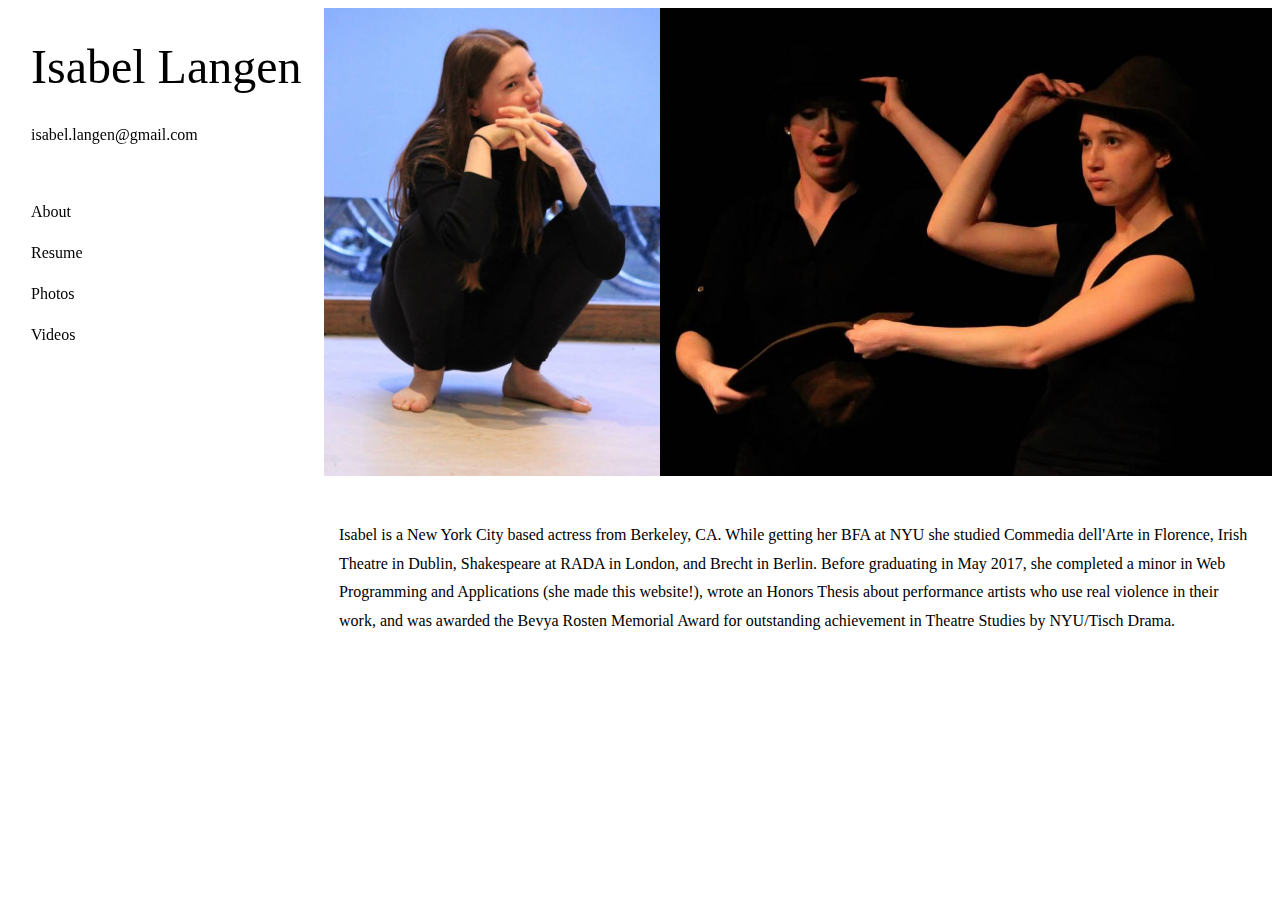
<file: about/index.html>
<!DOCTYPE html>
<html lang="en">

<head>
	<title>Isabel Langen</title>
	<meta name="viewport" content="width=device-width, initial-scale=1.0">
	<link rel="stylesheet" type="text/css" href="../css/style.css">
	<link rel="stylesheet" media="screen" href="https://fontlibrary.org/face/cooper-hewitt" type="text/css"/>
</head>
<body>
<div class="row">
	<div class="col-3 menu">
	  <ul>
	    <li>
			<a href="../index.html"><h1>Isabel Langen</h1></a>
		</li>
		<li>
			<a href="mailto:isabel.langen@gmail.com">isabel.langen@gmail.com</a> 
		</li>
		<br>
		<br>
		<li class="navlist">
			<a href="../about/index.html">About</a>
		</li>
		<li class="navlist">
			<a href="../resume/index.html">Resume</a>					
		</li>
		<li class="navlist">
			<a href="../photos/index.html">Photos</a>
		</li>
		<li class="navlist">
			<a href="../videos/index.html">Videos</a>
		</li>
	  </ul>
	</div>
	<div class="col-9">
		<img class="aboutImage1" src="../media/10940506_10152812179258884_5454707644979348556_n.jpg">
		<img class="aboutImage2" src="../media/10952368_10152836160508884_962012243181469246_n.jpg">
		<p>Isabel is a New York City based actress from Berkeley, CA. While getting her BFA at NYU she studied Commedia dell'Arte in Florence, Irish Theatre in Dublin, Shakespeare at RADA in London, and Brecht in Berlin. Before graduating in May 2017, she completed a minor in Web Programming and Applications (she made this website!), wrote an Honors Thesis about performance artists who use real violence in their work, and was awarded the Bevya Rosten Memorial Award for outstanding achievement in Theatre Studies by NYU/Tisch Drama.</p>
	</div>
</body>

</html>
</file>
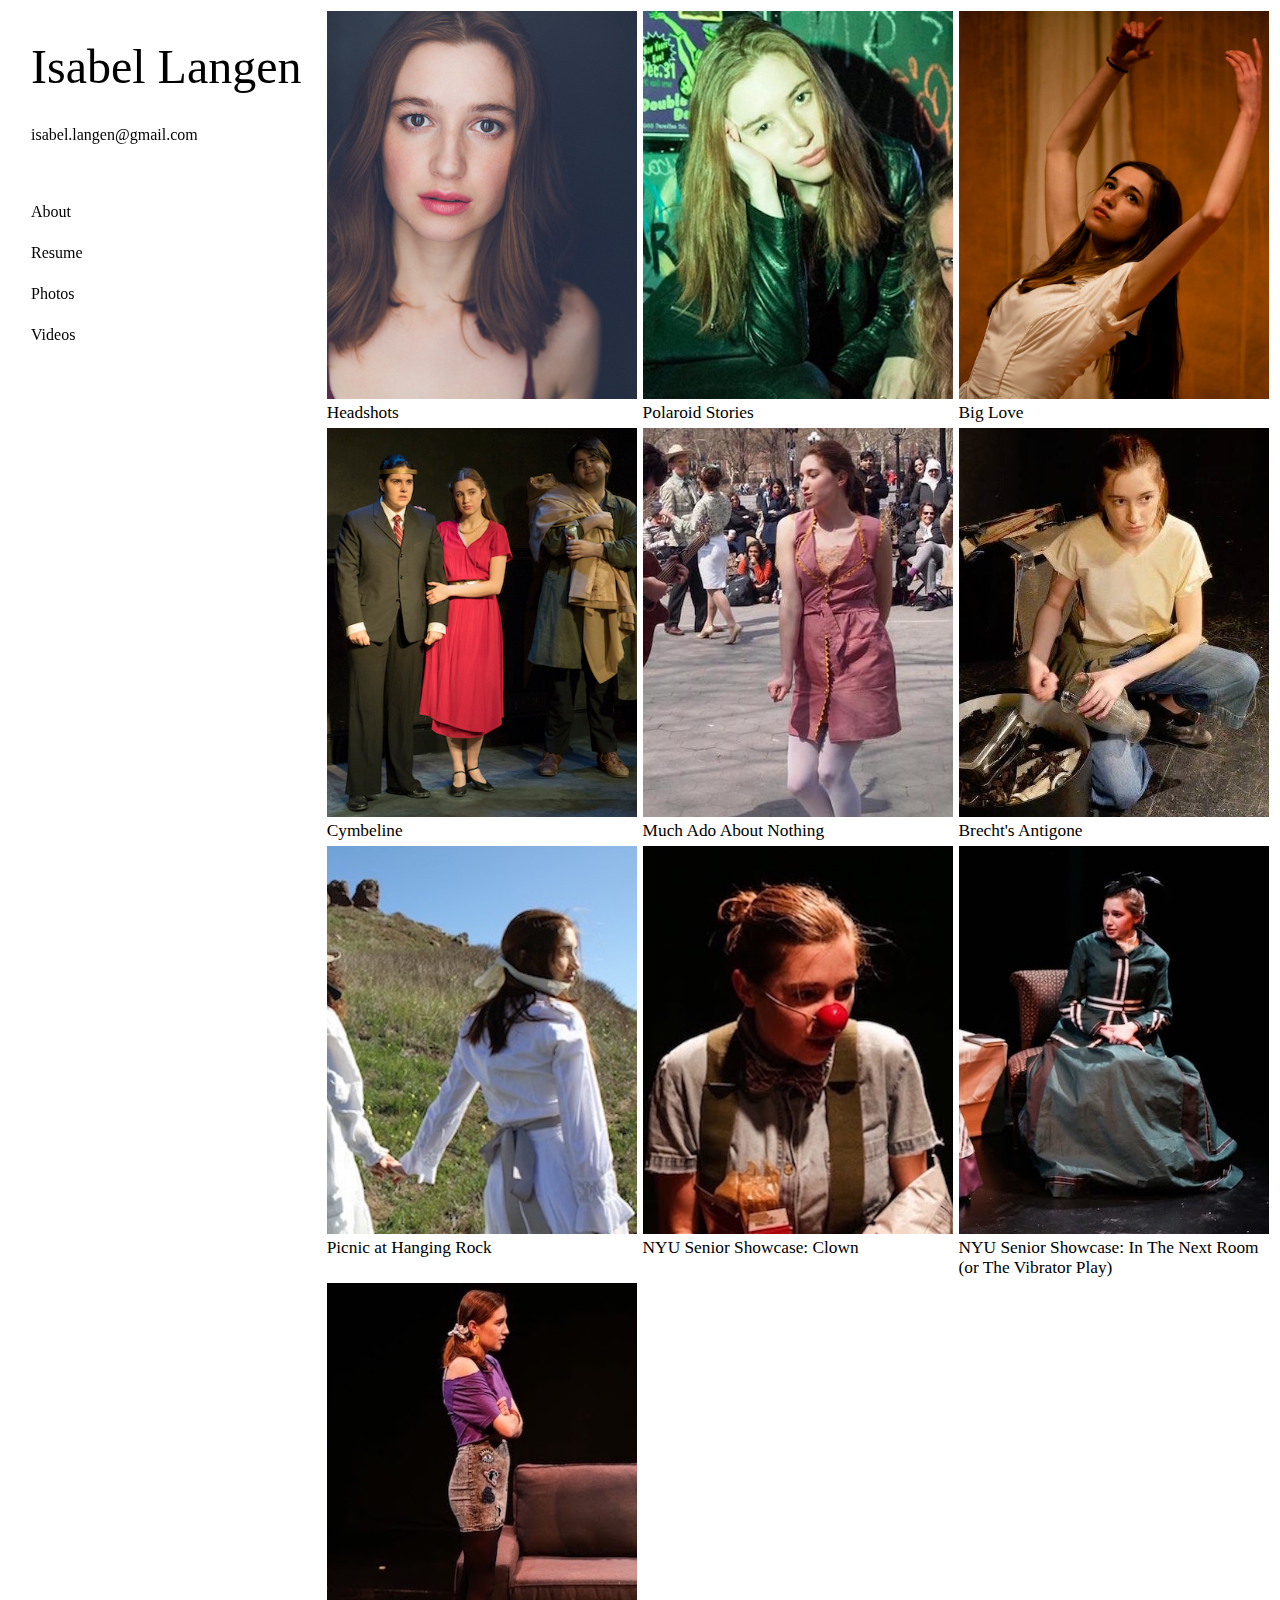
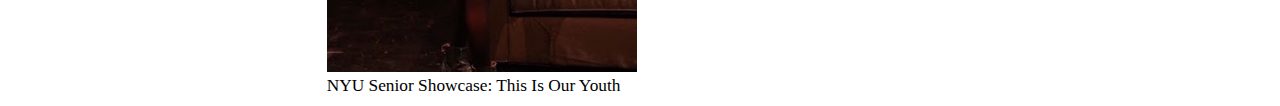
<file: photos/index.html>
<!DOCTYPE html>
<html lang="en">

<head>
	<title>Isabel Langen</title>
	<meta name="viewport" content="width=device-width, initial-scale=1.0">
	<link rel="stylesheet" type="text/css" href="../css/style.css">
	<link rel="stylesheet" media="screen" href="https://fontlibrary.org/face/cooper-hewitt" type="text/css"/>
</head>
<body>
<div class="row">
	<div class="col-3 menu">
	  <ul>
	    <li>
			<a href="../index.html"><h1>Isabel Langen</h1></a>
		</li>
		<li>
			<a href="mailto:isabel.langen@gmail.com">isabel.langen@gmail.com</a> 
		</li>
		<br>
		<br>
		<li class="navlist">
			<a href="../about/index.html">About</a>
		</li>
		<li class="navlist">
			<a href="../resume/index.html">Resume</a>					
		</li>
		<li class="navlist">
			<a href="../photos/index.html">Photos</a>
		</li>
		<li class="navlist">
			<a href="../videos/index.html">Videos</a>
		</li>
	  </ul>
	</div>
	<div class="col-9">
		<a href="headshots/index.html">
			<figure>
				<img class = "scaled" src="isabel-langen-172-web.jpg"><figcaption>Headshots</figcaption>
			</figure>
		</a>
		<a href="polaroid/index.html">
			<figure>
				<img class = "scaled" src="polaroid.jpg"><figcaption>Polaroid Stories</figcaption>
			</figure>
		</a>
		<a href="big_love/index.html">
			<figure>
				<img class = "scaled" src="_MG_6497.jpg"><figcaption>Big Love</figcaption>
			</figure>
		</a>
		<a href="cymbeline/index.html">
			<figure>
				<img class = "scaled" src="rada_dec_2015_ljc 002_zpsb2ilmwmq.JPG"><figcaption>Cymbeline</figcaption>
			</figure>
		</a>
		<a href="much_ado/index.html">
			<figure>
				<img class = "scaled" src="10464302_1122285751130591_6534592556958616953_n.jpg"><figcaption>Much Ado About Nothing</figcaption>
			</figure>
		</a>
		<a href="antigone/index.html">
			<figure>
				<img class = "scaled" src="antigone.jpg"><figcaption>Brecht's Antigone</figcaption>
			</figure>
		</a>
		<a href="picnic/index.html">
			<figure>
				<img class = "scaled" src="Picnic2_2.JPG"><figcaption>Picnic at Hanging Rock</figcaption>
			</figure>
		</a>
		<a href="nsa_clown/index.html">
			<figure>
				<img class = "scaled" src="nsascenenight-0823.jpg"><figcaption>NYU Senior Showcase: Clown</figcaption>
			</figure>
		</a>
		<a href="nsa_vibrator/index.html">
			<figure>
				<img class = "scaled" src="nsascenenight-1151.jpg"><figcaption>NYU Senior Showcase: In The Next Room <br> (or The Vibrator Play)</figcaption>
			</figure>
		</a>
		<a href="nsa_youth/index.html">
			<figure>
				<img class = "scaled" src="nsascenenight-0993.jpg"><figcaption>NYU Senior Showcase: This Is Our Youth</figcaption>
			</figure>
		</a>
	</div>
</body>

</html>
</file>
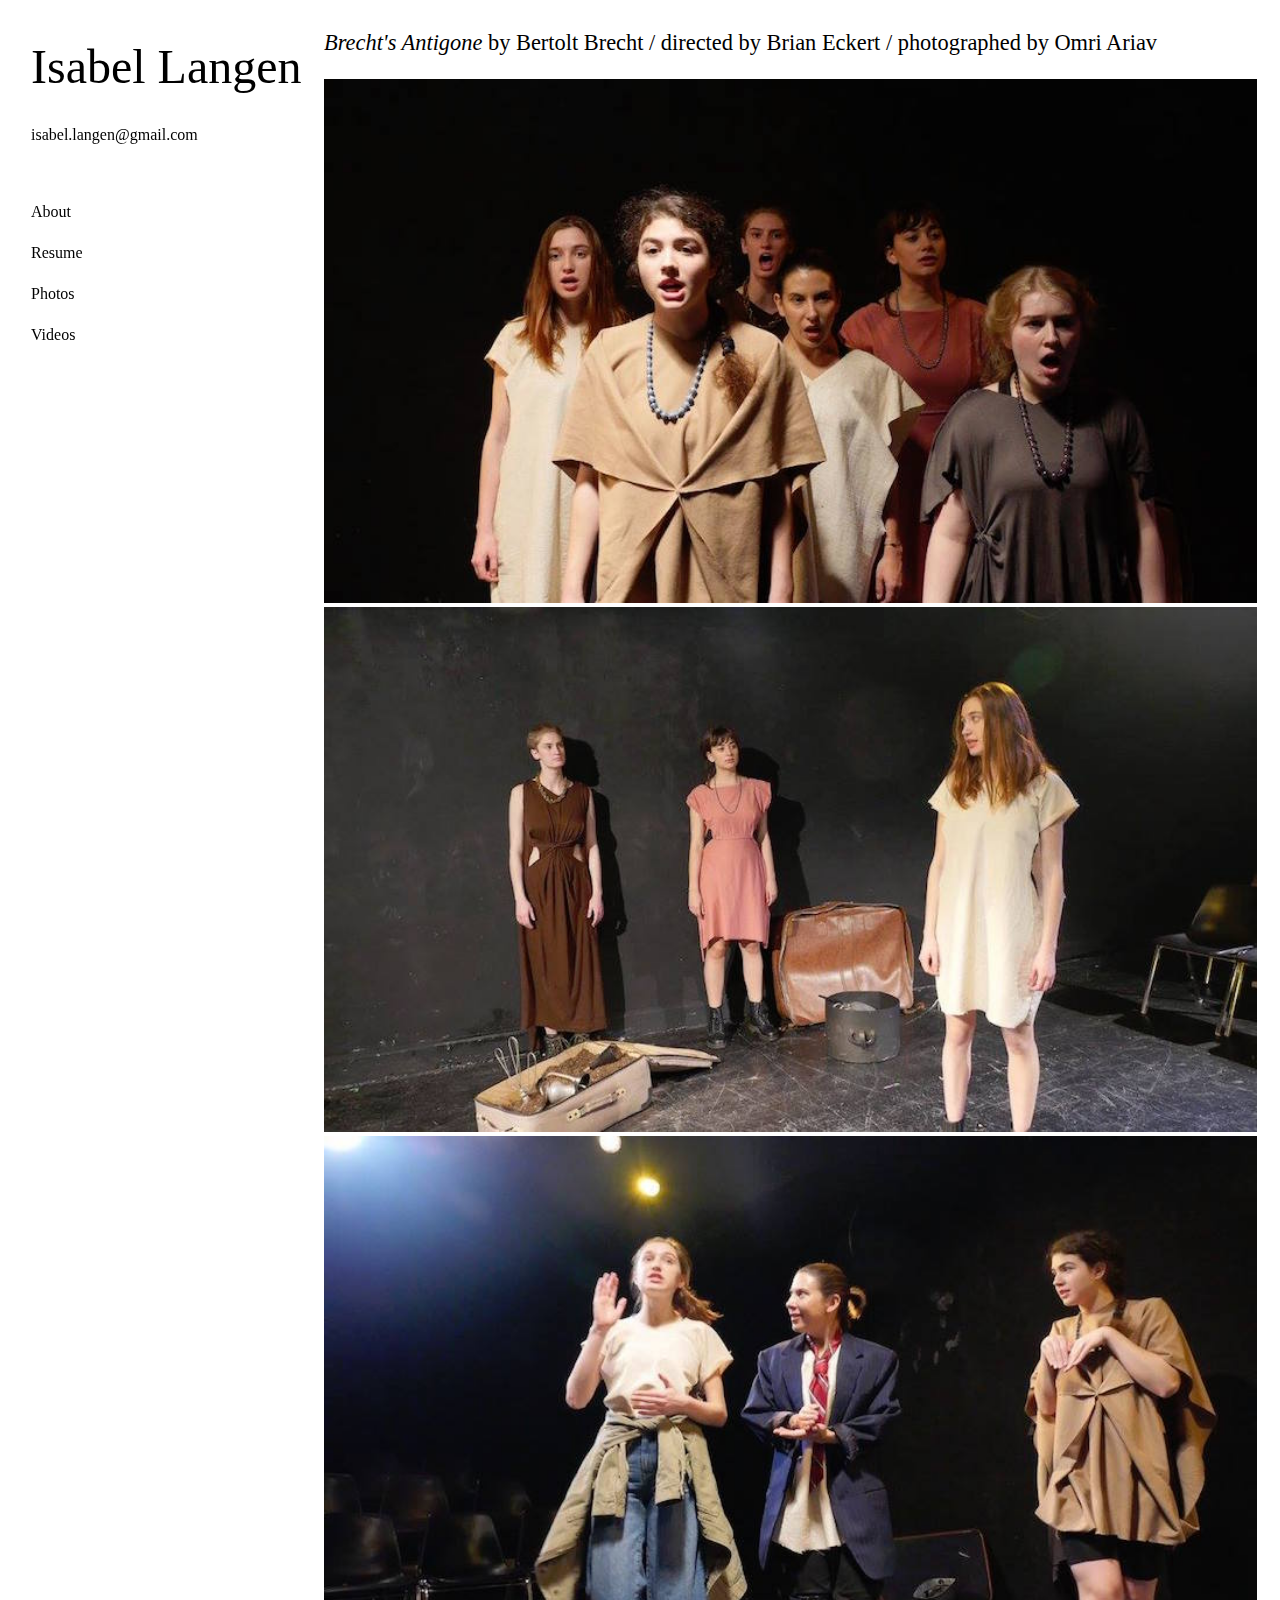
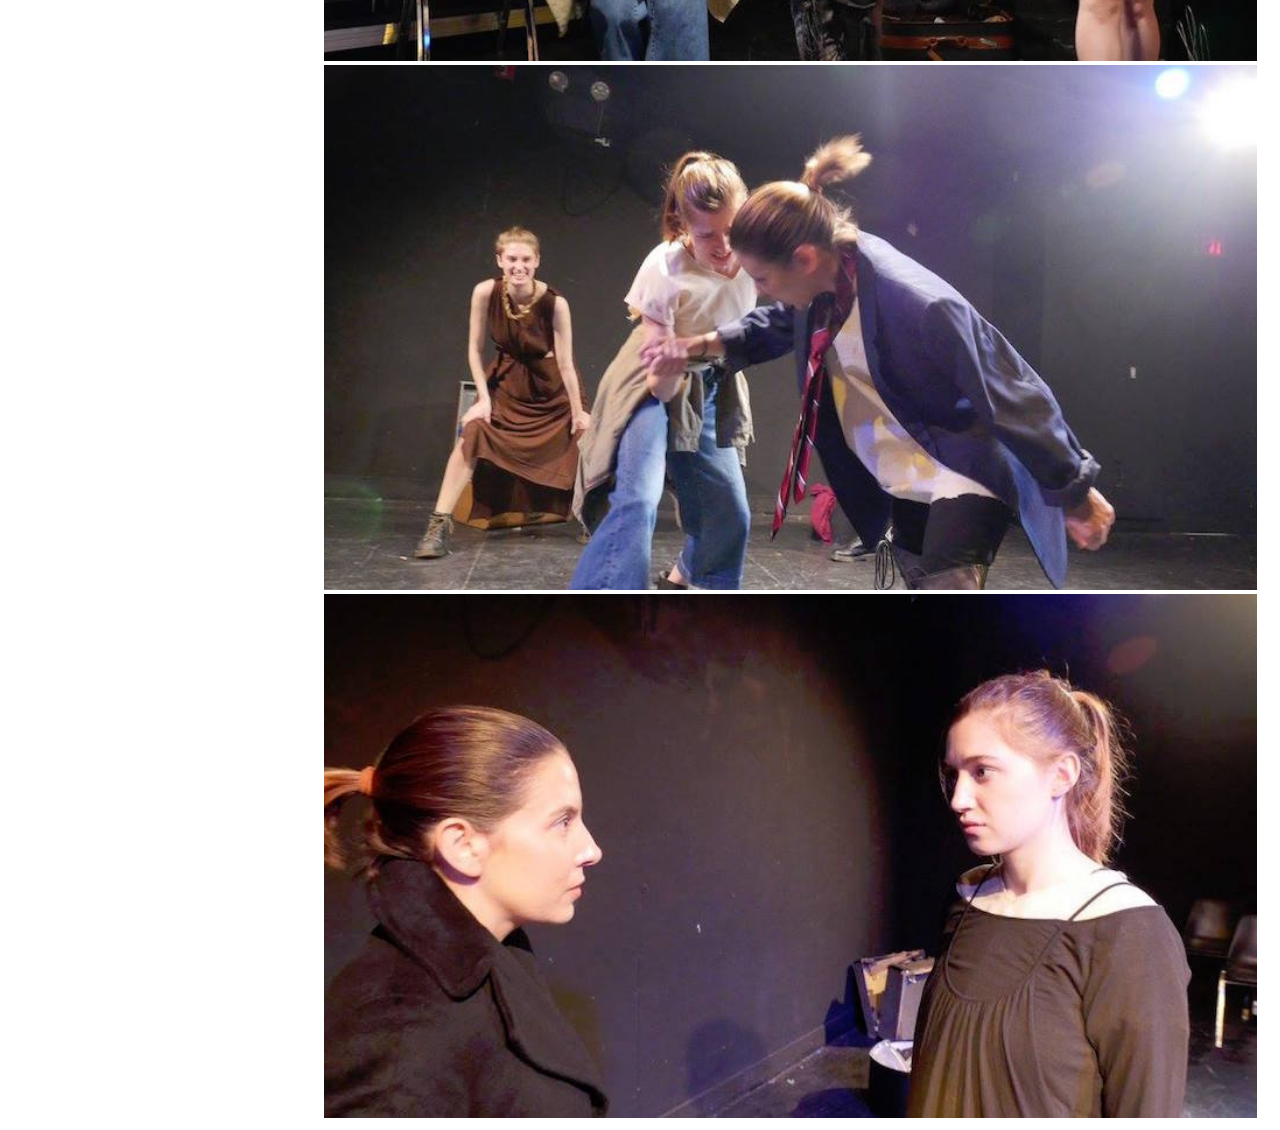
<file: photos/antigone/index.html>
<!DOCTYPE html>
<html lang="en">

<head>
	<title>Isabel Langen</title>
	<link rel="stylesheet" type="text/css" href="../../css/style.css">
	<meta name="viewport" content="width=device-width, initial-scale=1.0">
	<link rel="stylesheet" media="screen" href="https://fontlibrary.org/face/cooper-hewitt" type="text/css"/>
</head>
<body>
<div class="row">
	<div class="col-3 menu">
	  <ul>
	    <li>
			<a href="../../index.html"><h1>Isabel Langen</h1></a>
		</li>
		<li>
			<a href="mailto:isabel.langen@gmail.com">isabel.langen@gmail.com</a> 
		</li>
		<br>
		<br>
		<li class="navlist">
			<a href="../../about/index.html">About</a>
		</li>
		<li class="navlist">
			<a href="../../resume/index.html">Resume</a>					
		</li>
		<li class="navlist">
			<a href="../../photos/index.html">Photos</a>
		</li>
		<li class="navlist">
			<a href="../../videos/index.html">Videos</a>
		</li>
	  </ul>
	</div>
	<div class="col-9">
		<h3><i>Brecht's Antigone</i> by Bertolt Brecht / directed by Brian Eckert / photographed by Omri Ariav</h3>
		<img class = "fullgallery" src="15355745_1553023561390734_1765484411634812886_n.jpg">
		<img class = "fullgallery" src="15400957_1553023451390745_5922670032382402199_n.jpg">
		<img class = "fullgallery" src="15380859_1553022714724152_8285709370085670225_n.jpg">
		<img class = "fullgallery" src="15356508_1553022801390810_2478346584338556060_n.jpg">
		<img class = "fullgallery" src="15267798_1553021911390899_8504877648551691138_n.jpg">
	</div>
</body>

</html>
</file>
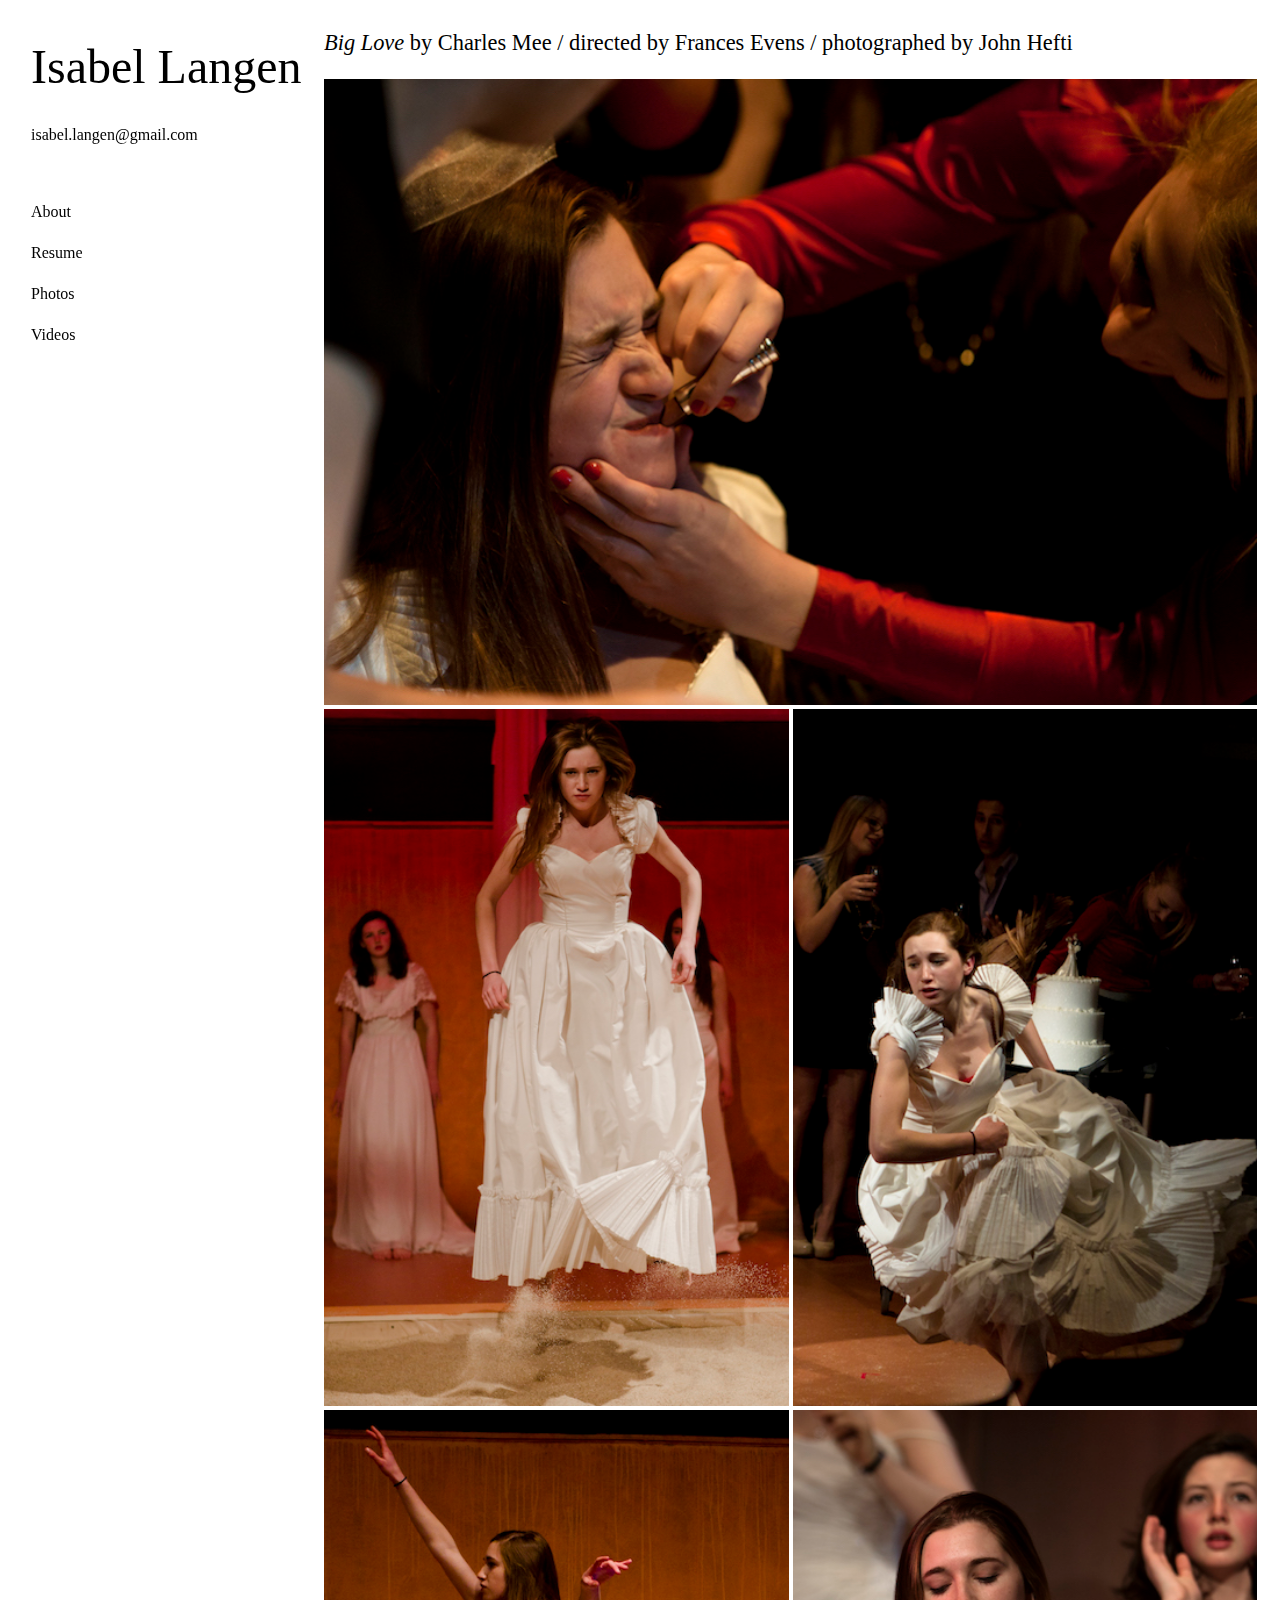
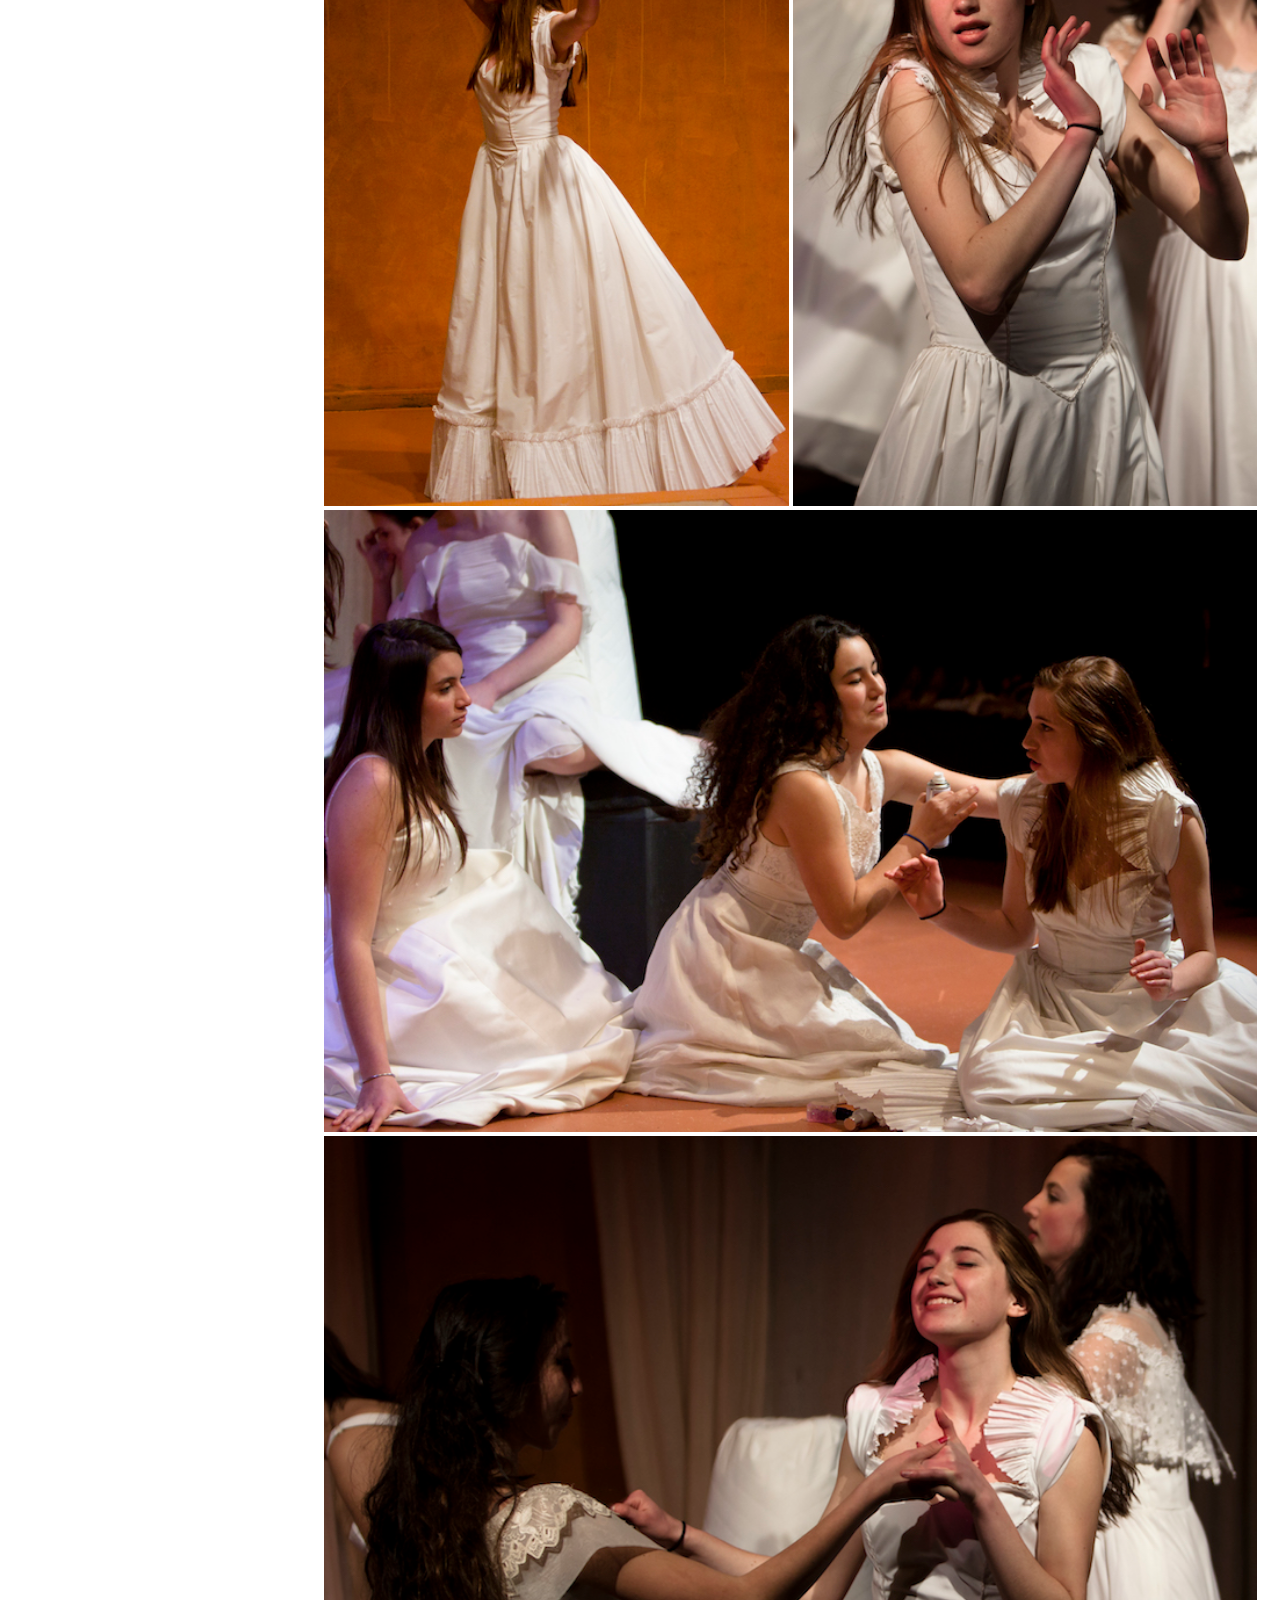
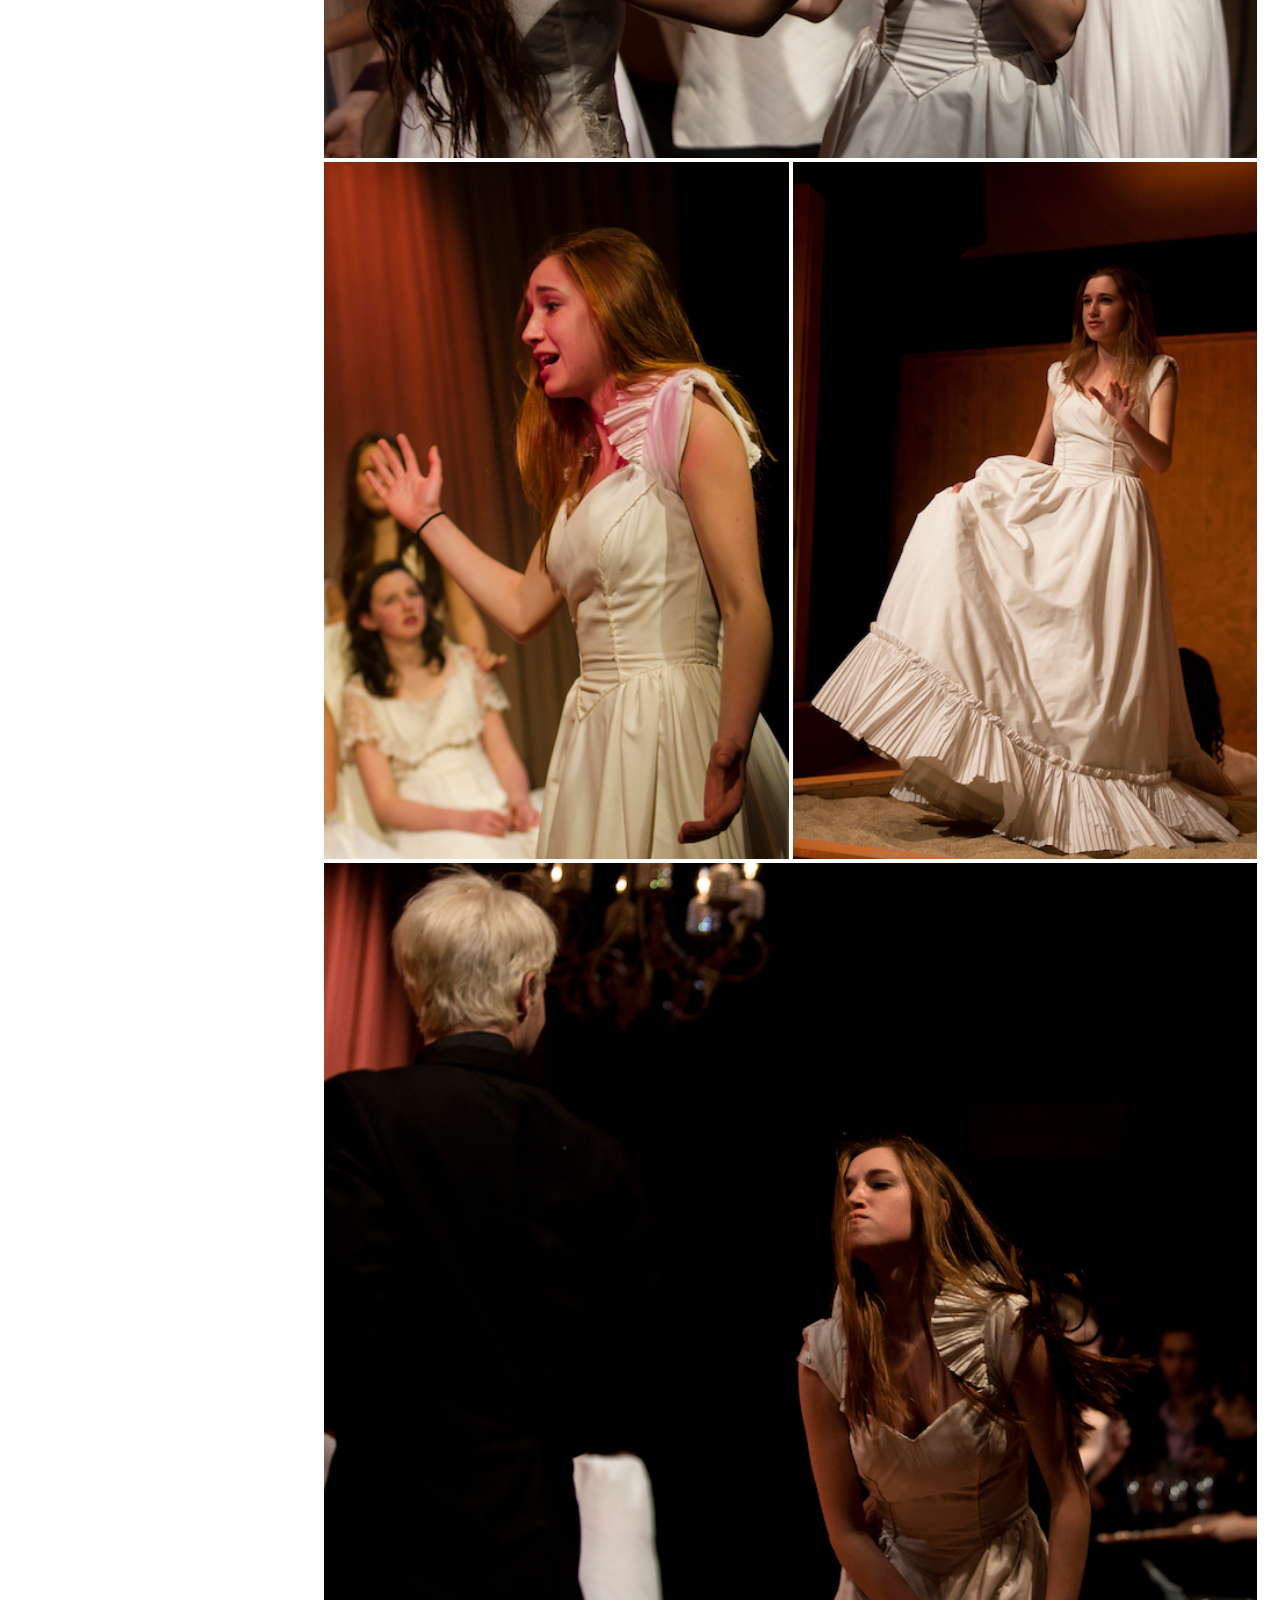
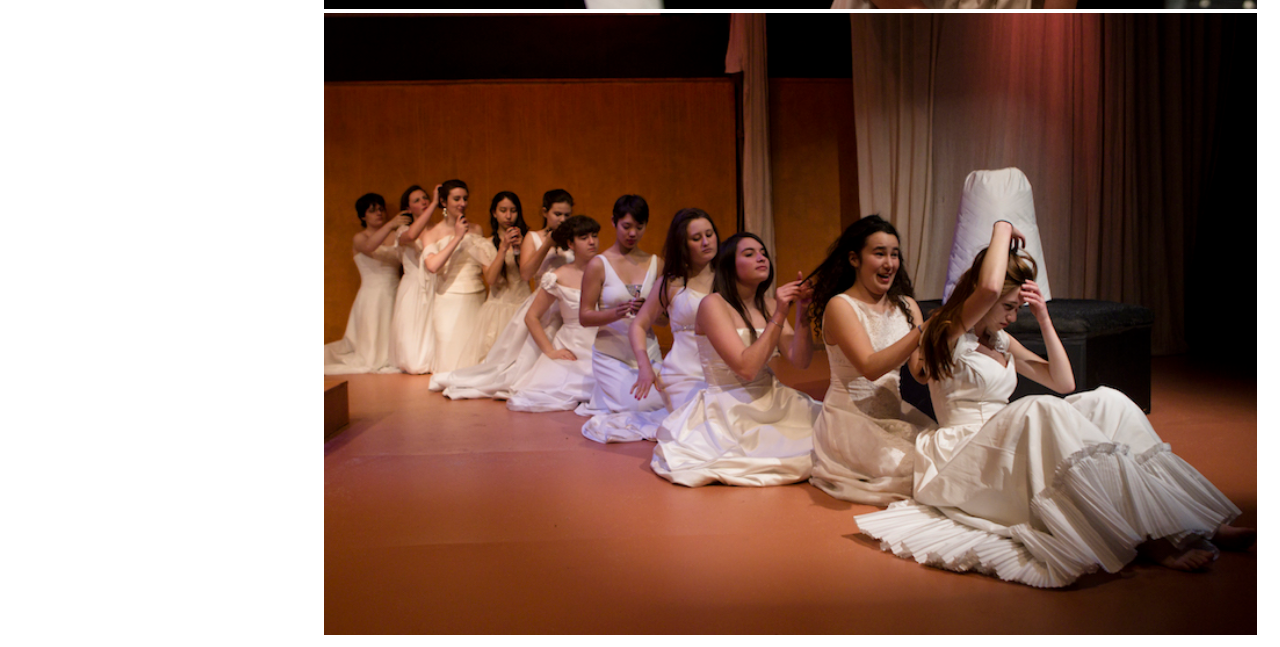
<file: photos/big_love/index.html>
<!DOCTYPE html>
<html lang="en">

<head>
	<title>Isabel Langen</title>
	<meta name="viewport" content="width=device-width, initial-scale=1.0">
	<link rel="stylesheet" type="text/css" href="../../css/style.css">
	<link rel="stylesheet" media="screen" href="https://fontlibrary.org/face/cooper-hewitt" type="text/css"/>
</head>
<body>
<div class="row">
	<div class="col-3 menu">
	  <ul>
	    <li>
			<a href="../../index.html"><h1>Isabel Langen</h1></a>
		</li>
		<li>
			<a href="mailto:isabel.langen@gmail.com">isabel.langen@gmail.com</a> 
		</li>
		<br>
		<br>
		<li class="navlist">
			<a href="../../about/index.html">About</a>
		</li>
		<li class="navlist">
			<a href="../../resume/index.html">Resume</a>					
		</li>
		<li class="navlist">
			<a href="../../photos/index.html">Photos</a>
		</li>
		<li class="navlist">
			<a href="../../videos/index.html">Videos</a>
		</li>
	  </ul>
	</div>
	<div class="col-9">
		<h3><i>Big Love</i> by Charles Mee / directed by Frances Evens / photographed by John Hefti</h3>
		<img class = "fullgallery" src="_MG_7047 (1).jpg">
		<img class = "halfgallery" src="_HP_0788.jpg">
		<img class = "halfgallery" src="_HP_1050.jpg">
		<img class = "halfgallery" src="_HP_0650.jpg">
		<img class = "halfgallery"  src="_MG_6710.jpg">
		<img class = "fullgallery" src="_MG_6580.jpg">
		<img class = "fullgallery" src="_MG_6707.jpg">
		<img class = "halfgallery" src="_HP_0753.jpg">
		<img class = "halfgallery" src="_MG_6624.jpg">
		<img class = "fullgallery" src="_MG_7080.jpg">
		<img class = "fullgallery" src="_HP_0714.jpg">
	</div>
</body>

</html>
</file>
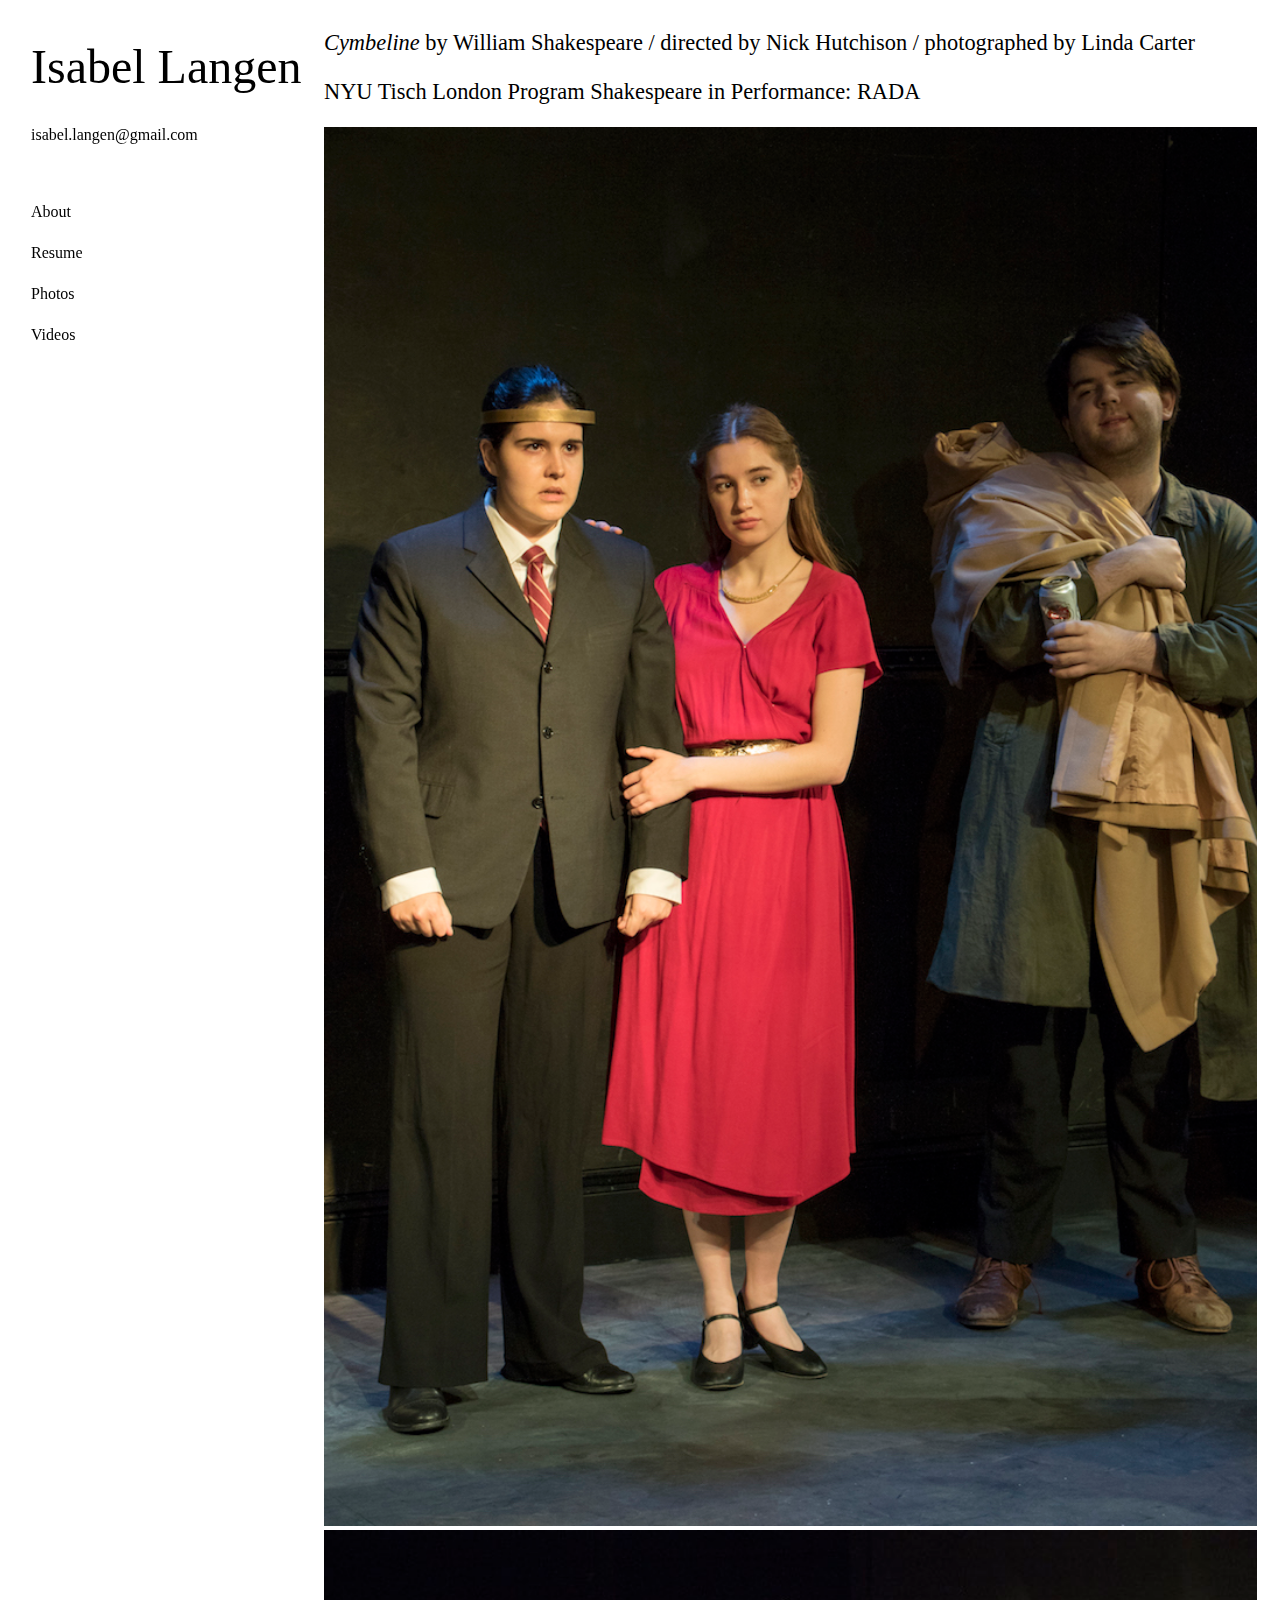
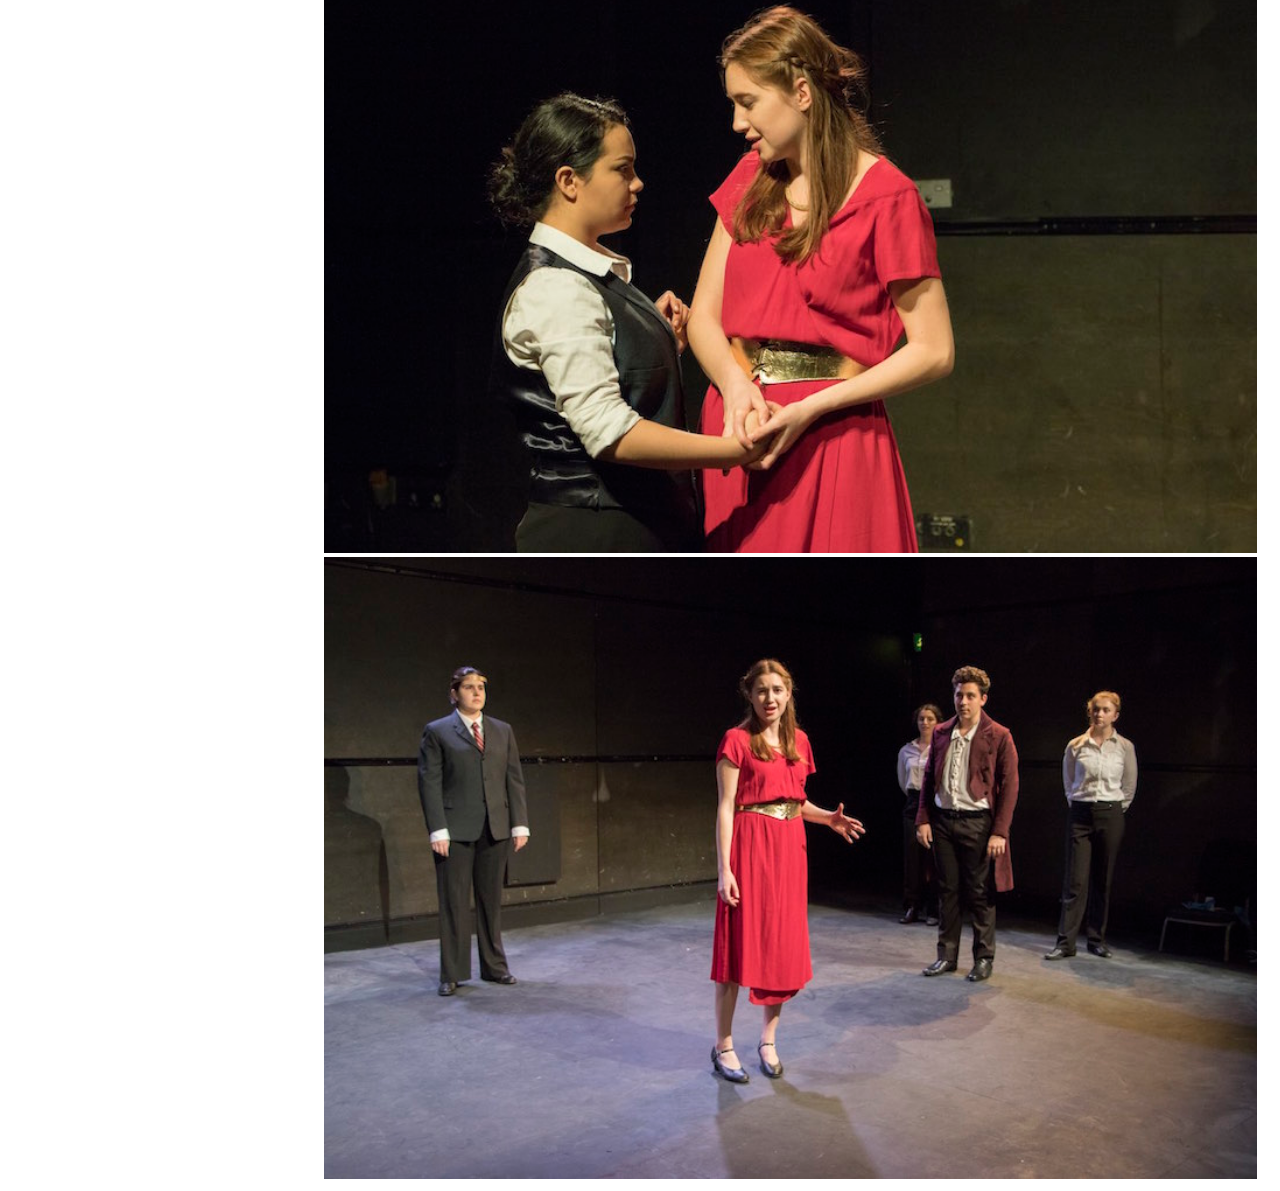
<file: photos/cymbeline/index.html>
<!DOCTYPE html>
<html lang="en">

<head>
	<title>Isabel Langen</title>
	<meta name="viewport" content="width=device-width, initial-scale=1.0">
	<link rel="stylesheet" type="text/css" href="../../css/style.css">
	<link rel="stylesheet" media="screen" href="https://fontlibrary.org/face/cooper-hewitt" type="text/css"/>
</head>
<body>
<div class="row">
	<div class="col-3 menu">
	  <ul>
	    <li>
			<a href="../../index.html"><h1>Isabel Langen</h1></a>
		</li>
		<li>
			<a href="mailto:isabel.langen@gmail.com">isabel.langen@gmail.com</a> 
		</li>
		<br>
		<br>
		<li class="navlist">
			<a href="../../about/index.html">About</a>
		</li>
		<li class="navlist">
			<a href="../../resume/index.html">Resume</a>					
		</li>
		<li class="navlist">
			<a href="../../photos/index.html">Photos</a>
		</li>
		<li class="navlist">
			<a href="../../videos/index.html">Videos</a>
		</li>
	  </ul>
	</div>
	<div class="col-9">
		<h3><i>Cymbeline</i> by William Shakespeare / directed by Nick Hutchison / photographed by Linda Carter</h3>
		<h3>NYU Tisch London Program Shakespeare in Performance: RADA</h3>
		<img class = "fullgallery" src="rada_dec_2015_ljc 002_zpsb2ilmwmq.JPG">
		<img class = "fullgallery" src="rada_dec_2015_ljc 069 small.jpg">
		<img class = "fullgallery" src="rada_dec_2015_ljc 125 small.jpg">
	</div>
</body>

</html>
</file>
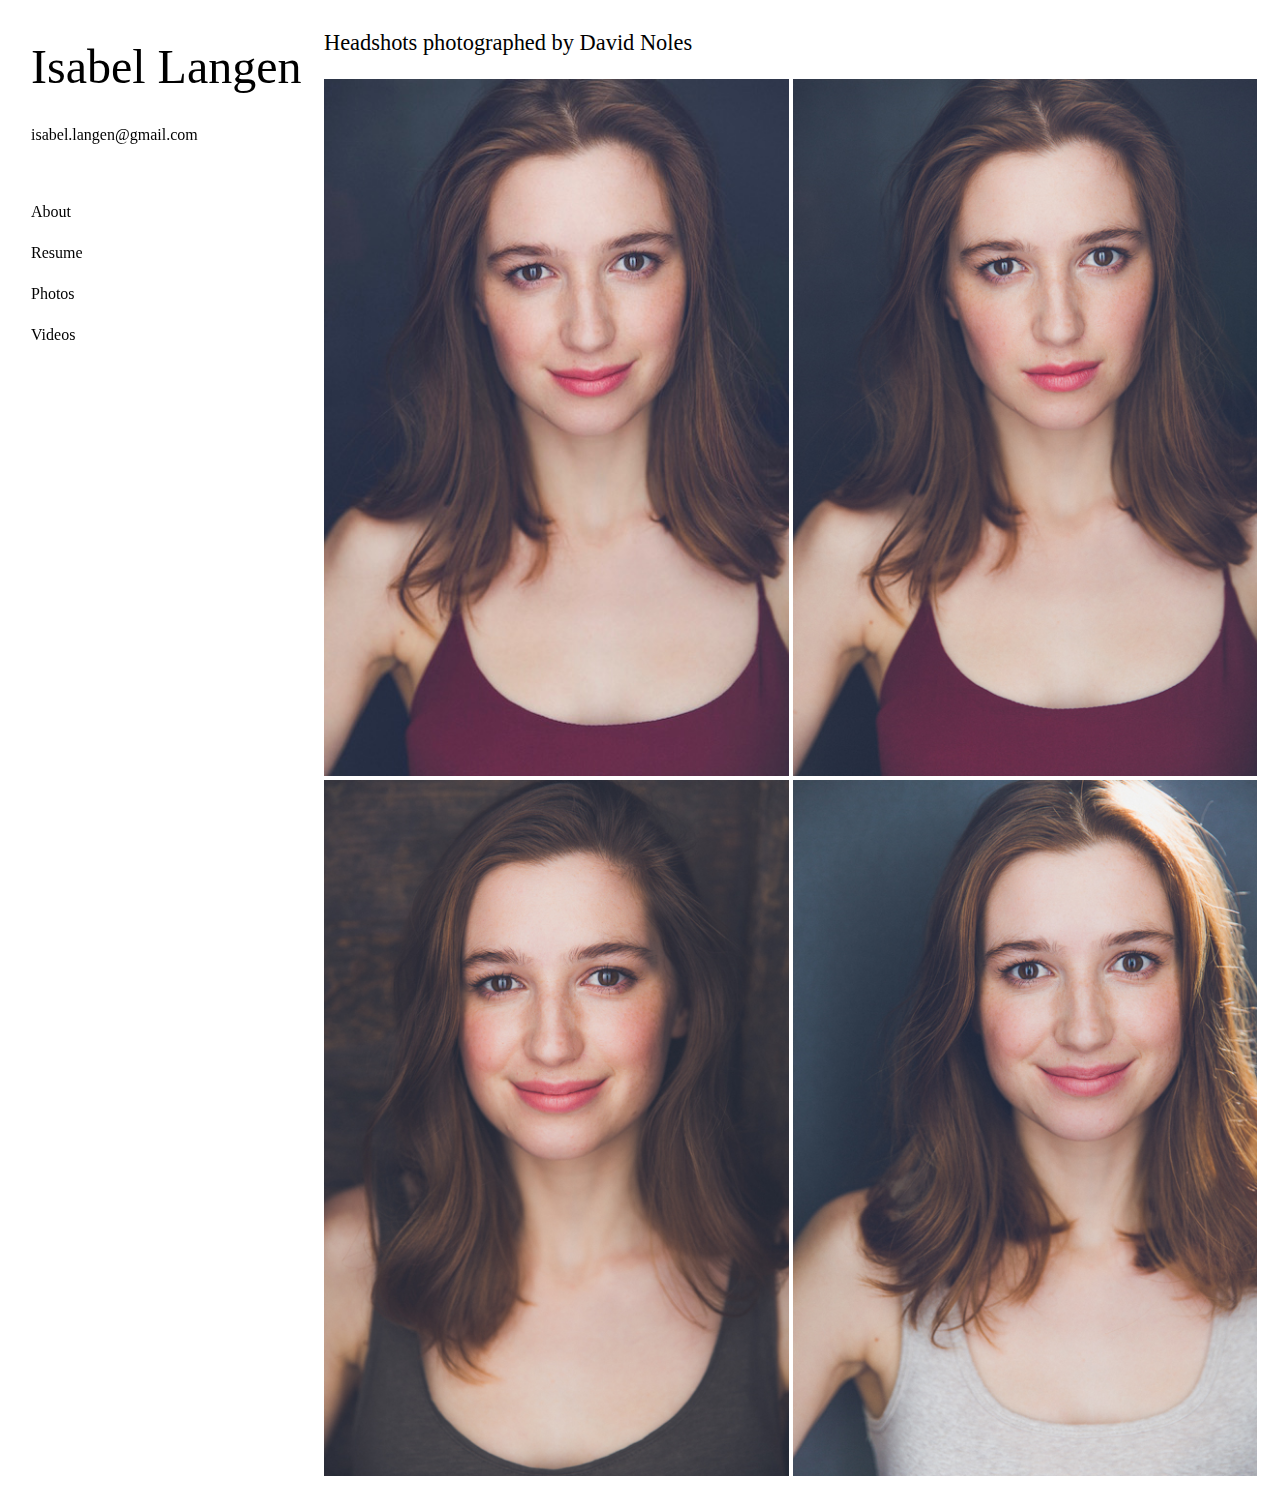
<file: photos/headshots/index.html>
<!DOCTYPE html>
<html lang="en">

<head>
	<title>Isabel Langen</title>
	<meta name="viewport" content="width=device-width, initial-scale=1.0">
	<link rel="stylesheet" type="text/css" href="../../css/style.css">
	<link rel="stylesheet" media="screen" href="https://fontlibrary.org/face/cooper-hewitt" type="text/css"/>
</head>
<body>
<div class="row">
	<div class="col-3 menu">
	  <ul>
	    <li>
			<a href="../../index.html"><h1>Isabel Langen</h1></a>
		</li>
		<li>
			<a href="mailto:isabel.langen@gmail.com">isabel.langen@gmail.com</a> 
		</li>
		<br>
		<br>
		<li class="navlist">
			<a href="../../about/index.html">About</a>
		</li>
		<li class="navlist">
			<a href="../../resume/index.html">Resume</a>					
		</li>
		<li class="navlist">
			<a href="../../photos/index.html">Photos</a>
		</li>
		<li class="navlist">
			<a href="../../videos/index.html">Videos</a>
		</li>
	  </ul>
	</div>
	<div class="col-9">
		<h3>Headshots photographed by David Noles</h3>
		<img class = "halfgallery" src="isabel-langen-190-web.jpg">
		<img class = "halfgallery" src="isabel-langen-186-web.jpg">
		<img class = "halfgallery" src="isabel-langen-086-web.jpg">
		<img class = "halfgallery" src="isabel-langen-289-web.jpg">
	</div>
</body>

</html>
</file>
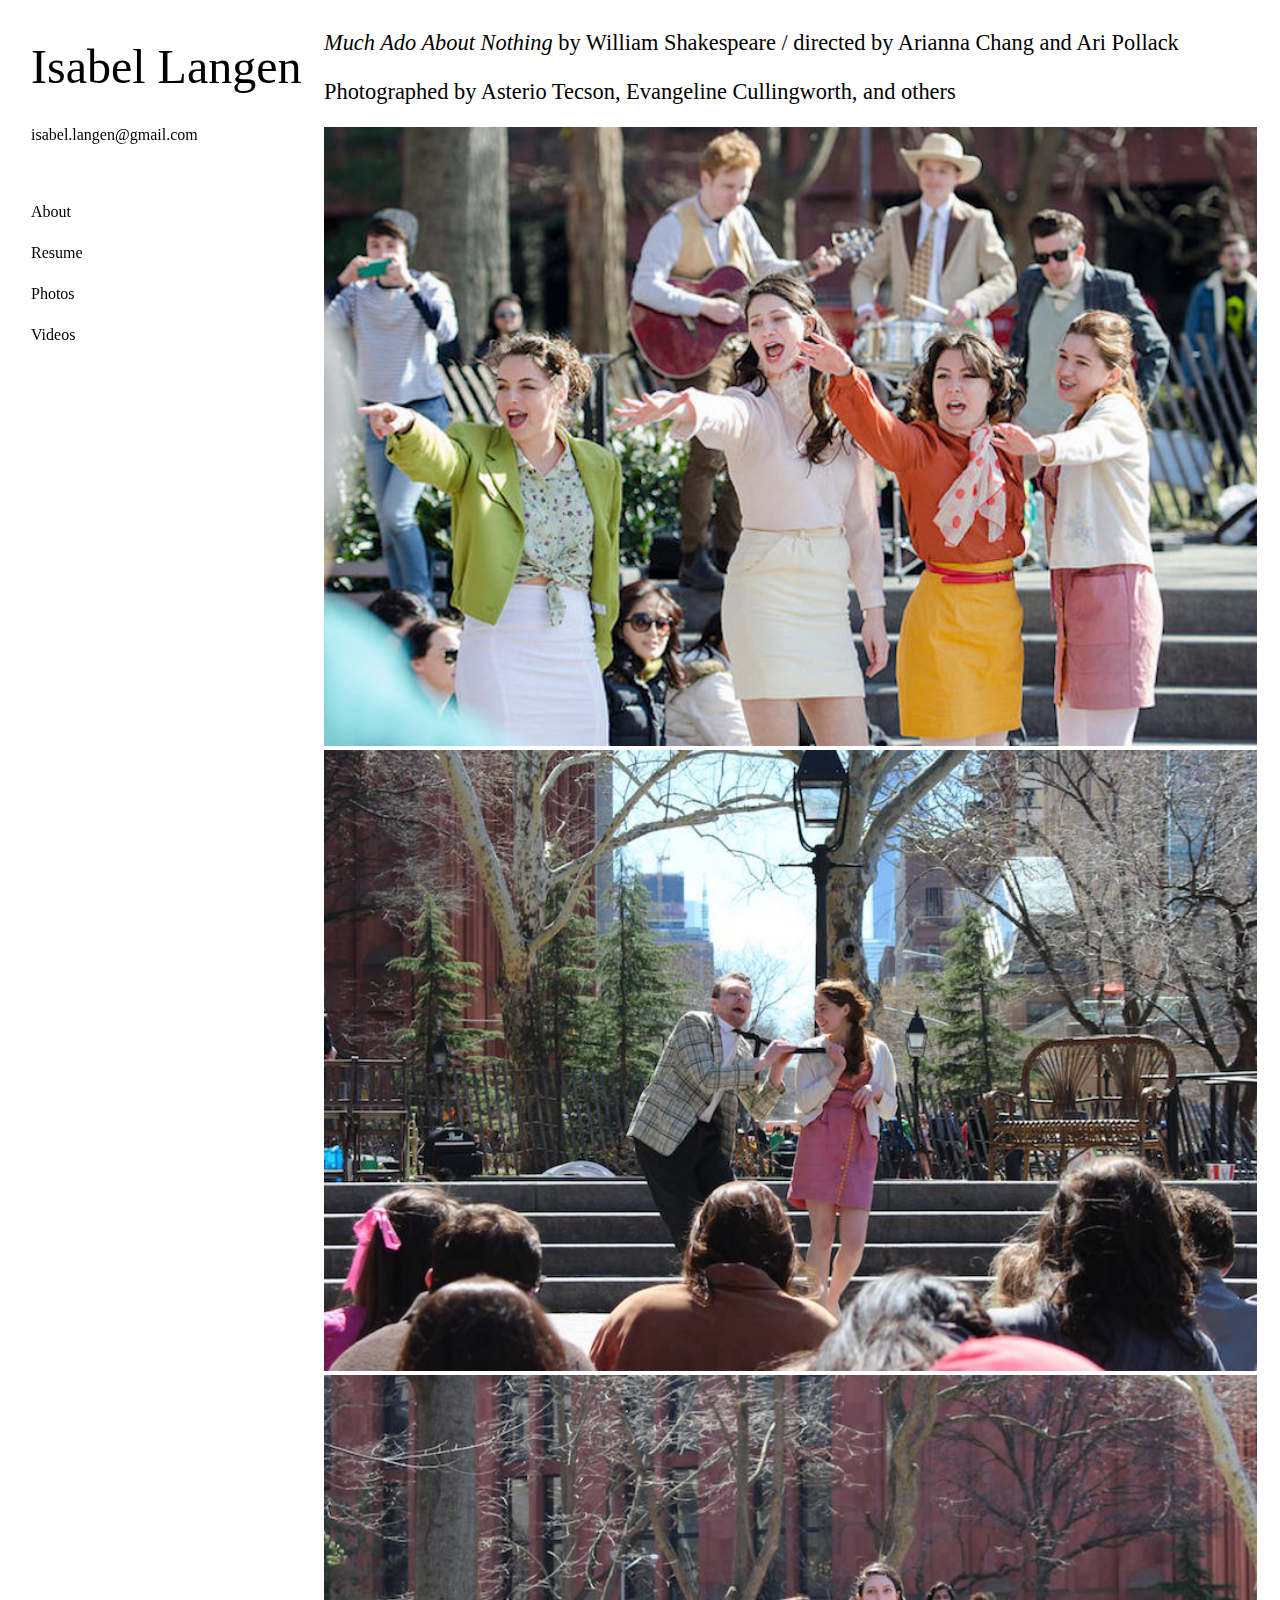
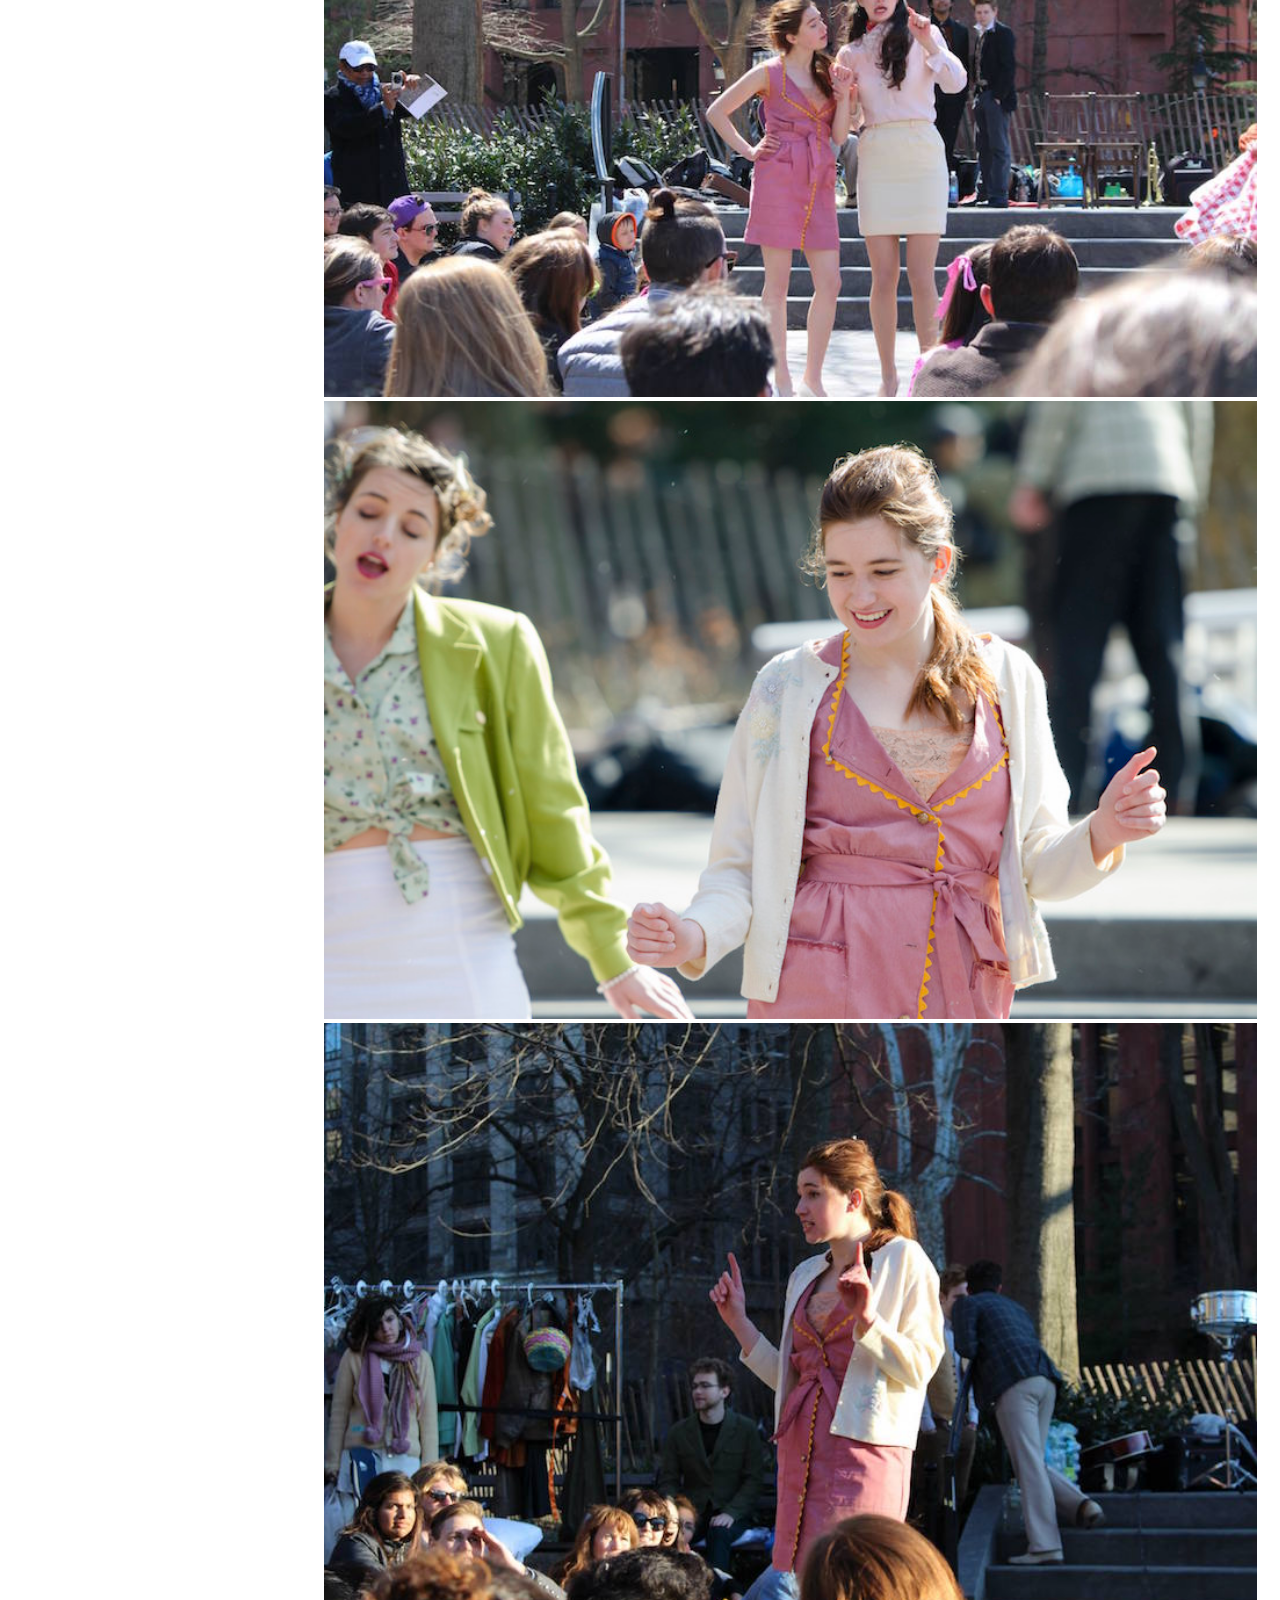
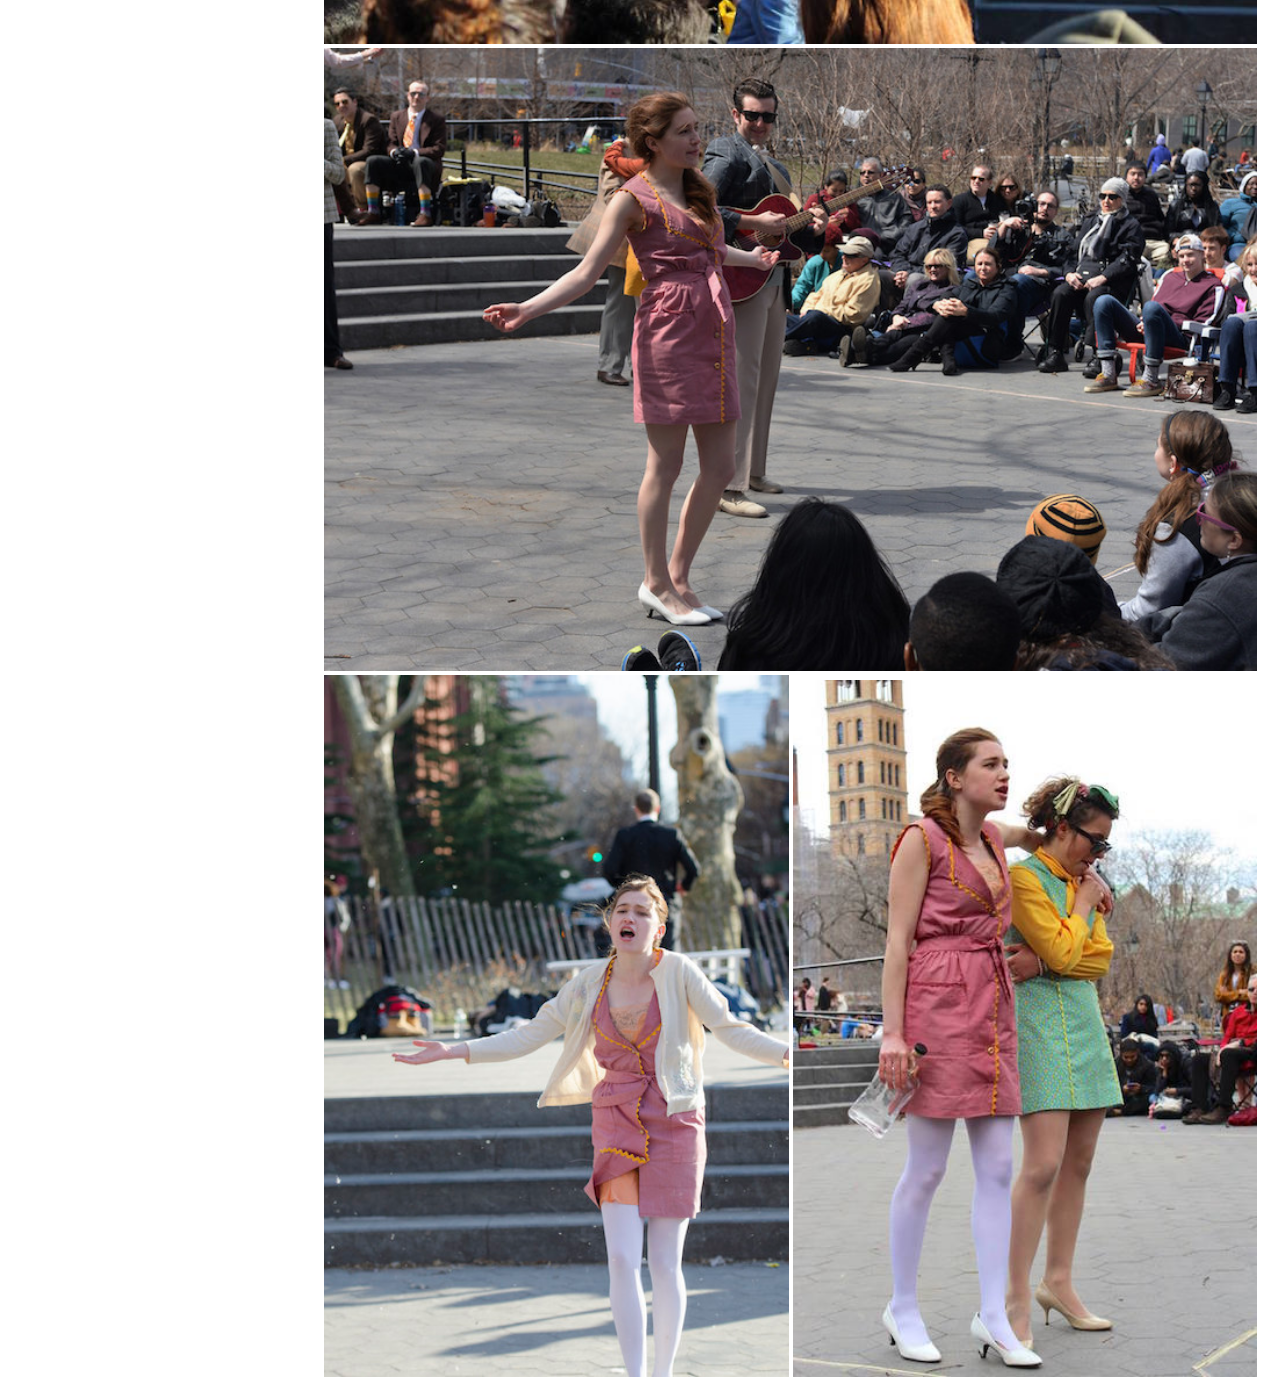
<file: photos/much_ado/index.html>
<!DOCTYPE html>
<html lang="en">

<head>
	<title>Isabel Langen</title>
	<meta name="viewport" content="width=device-width, initial-scale=1.0">
	<link rel="stylesheet" type="text/css" href="../../css/style.css">
	<link rel="stylesheet" media="screen" href="https://fontlibrary.org/face/cooper-hewitt" type="text/css"/>
</head>
<body>
<div class="row">
	<div class="col-3 menu">
	  <ul>
	    <li>
			<a href="../../index.html"><h1>Isabel Langen</h1></a>
		</li>
		<li>
			<a href="mailto:isabel.langen@gmail.com">isabel.langen@gmail.com</a> 
		</li>
		<br>
		<br>
		<li class="navlist">
			<a href="../../about/index.html">About</a>
		</li>
		<li class="navlist">
			<a href="../../resume/index.html">Resume</a>					
		</li>
		<li class="navlist">
			<a href="../../photos/index.html">Photos</a>
		</li>
		<li class="navlist">
			<a href="../../videos/index.html">Videos</a>
		</li>
	  </ul>
	</div>
	<div class="col-9">
		<h3><i>Much Ado About Nothing</i> by William Shakespeare / directed by Arianna Chang and Ari Pollack</h3>
		<h3>Photographed by Asterio Tecson, Evangeline Cullingworth, and others</h3>
		<img class = "fullgallery" src="16844038717_4af7c035fb_z.jpg">
		<img class = "fullgallery" src="11096408_1120307941328372_1953579953170982762_o.jpg">
		<img class = "fullgallery" src="11088744_1120306321328534_7054561883806337178_o.jpg">
		<img class = "fullgallery" src="17050633911_81161afe93_k.jpg">
		<img class = "fullgallery" src="11080565_1121079914584508_1370915854827439269_o.jpg">
		<img class = "fullgallery" src="AVT_9873-XL.jpg">
		<img class = "halfgallery" src="16863666578_f8326561cf_k.jpg">
		<img class = "halfgallery" src="11000576_1122278321131334_3558623651681068899_n.jpg">
	</div>
</body>

</html>
</file>
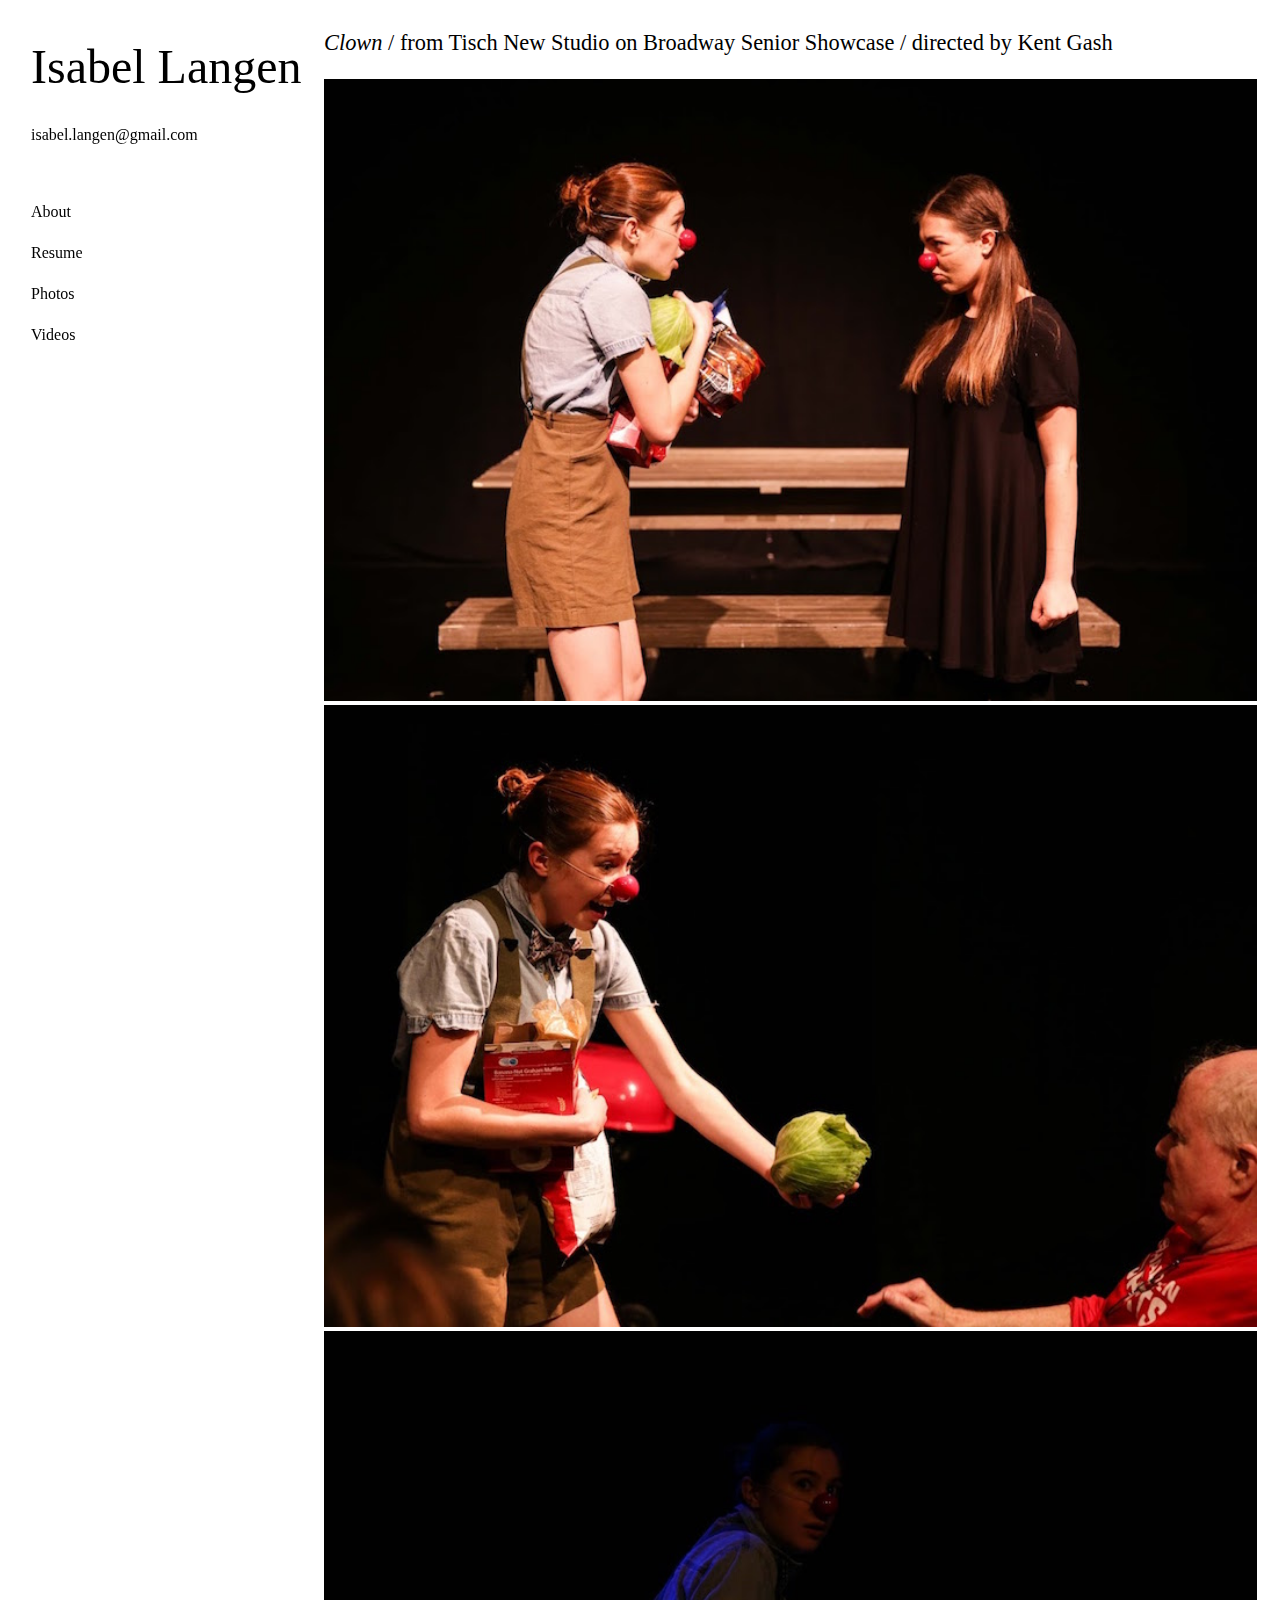
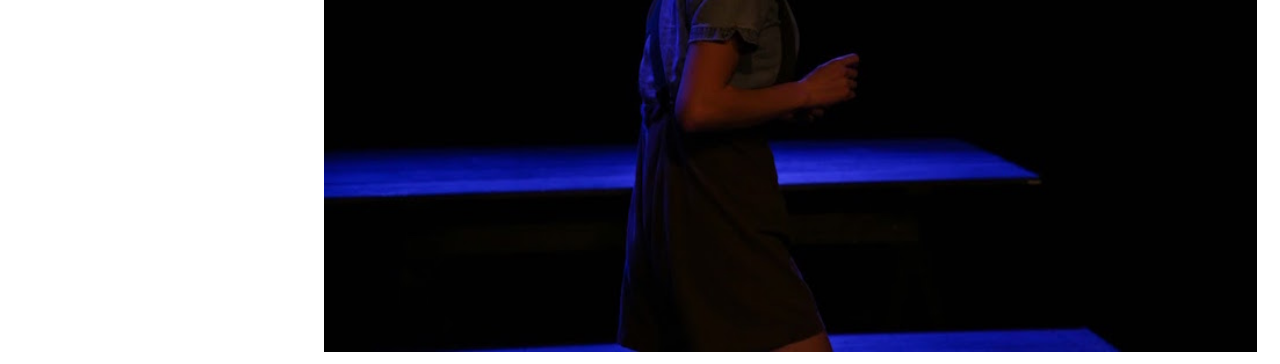
<file: photos/nsa_clown/index.html>
<!DOCTYPE html>
<html lang="en">

<head>
	<title>Isabel Langen</title>
	<meta name="viewport" content="width=device-width, initial-scale=1.0">
	<link rel="stylesheet" type="text/css" href="../../css/style.css">
	<link rel="stylesheet" media="screen" href="https://fontlibrary.org/face/cooper-hewitt" type="text/css"/>
</head>
<body>
<div class="row">
	<div class="col-3 menu">
	  <ul>
	    <li>
			<a href="../../index.html"><h1>Isabel Langen</h1></a>
		</li>
		<li>
			<a href="mailto:isabel.langen@gmail.com">isabel.langen@gmail.com</a> 
		</li>
		<br>
		<br>
		<li class="navlist">
			<a href="../../about/index.html">About</a>
		</li>
		<li class="navlist">
			<a href="../../resume/index.html">Resume</a>					
		</li>
		<li class="navlist">
			<a href="../../photos/index.html">Photos</a>
		</li>
		<li class="navlist">
			<a href="../../videos/index.html">Videos</a>
		</li>
	  </ul>
	</div>
	<div class="col-9">
		<h3><i>Clown</i> / from Tisch New Studio on Broadway Senior Showcase / directed by Kent Gash</h3>
		<img class = "fullgallery" src="nsascenenight-0855.jpg">
		<img class = "fullgallery" src="nsascenenight-0820.jpg">
		<img class = "fullgallery" src="nsascenenight-0810.jpg">

	</div>
</body>

</html>
</file>
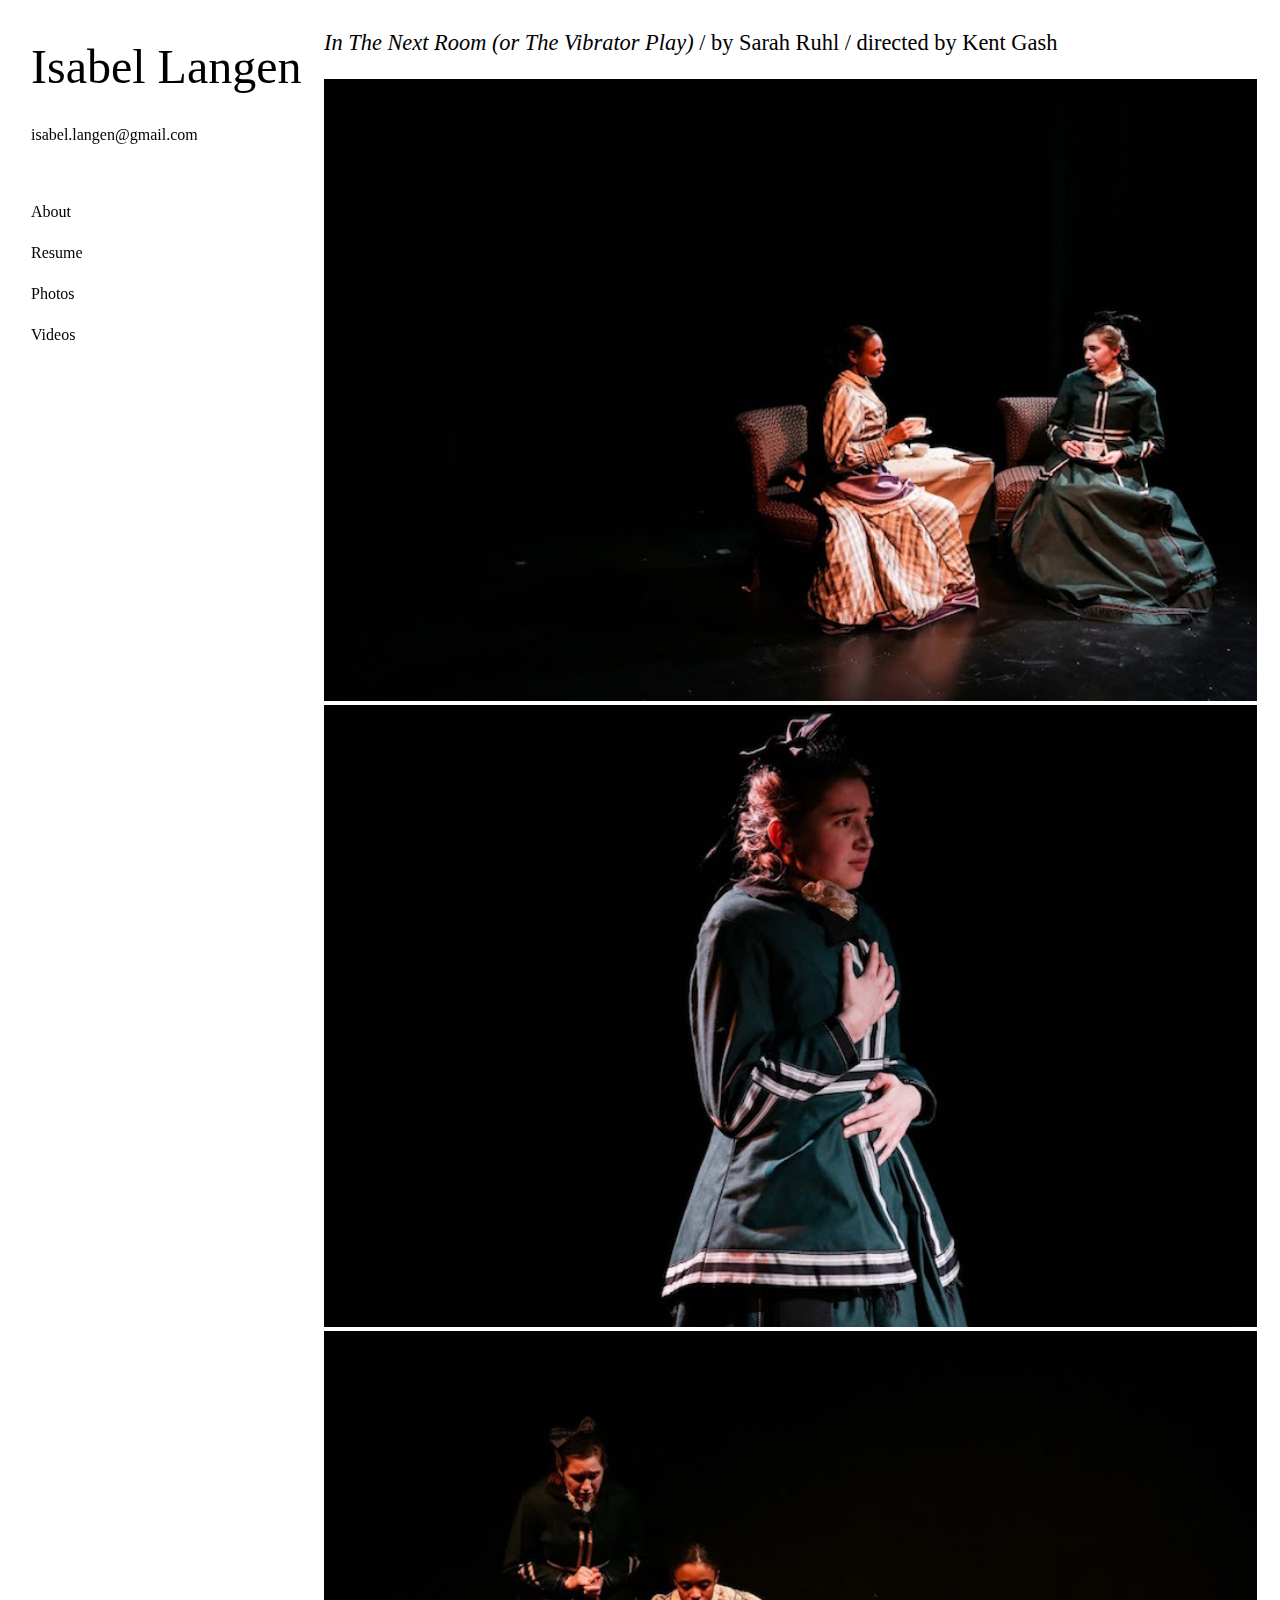
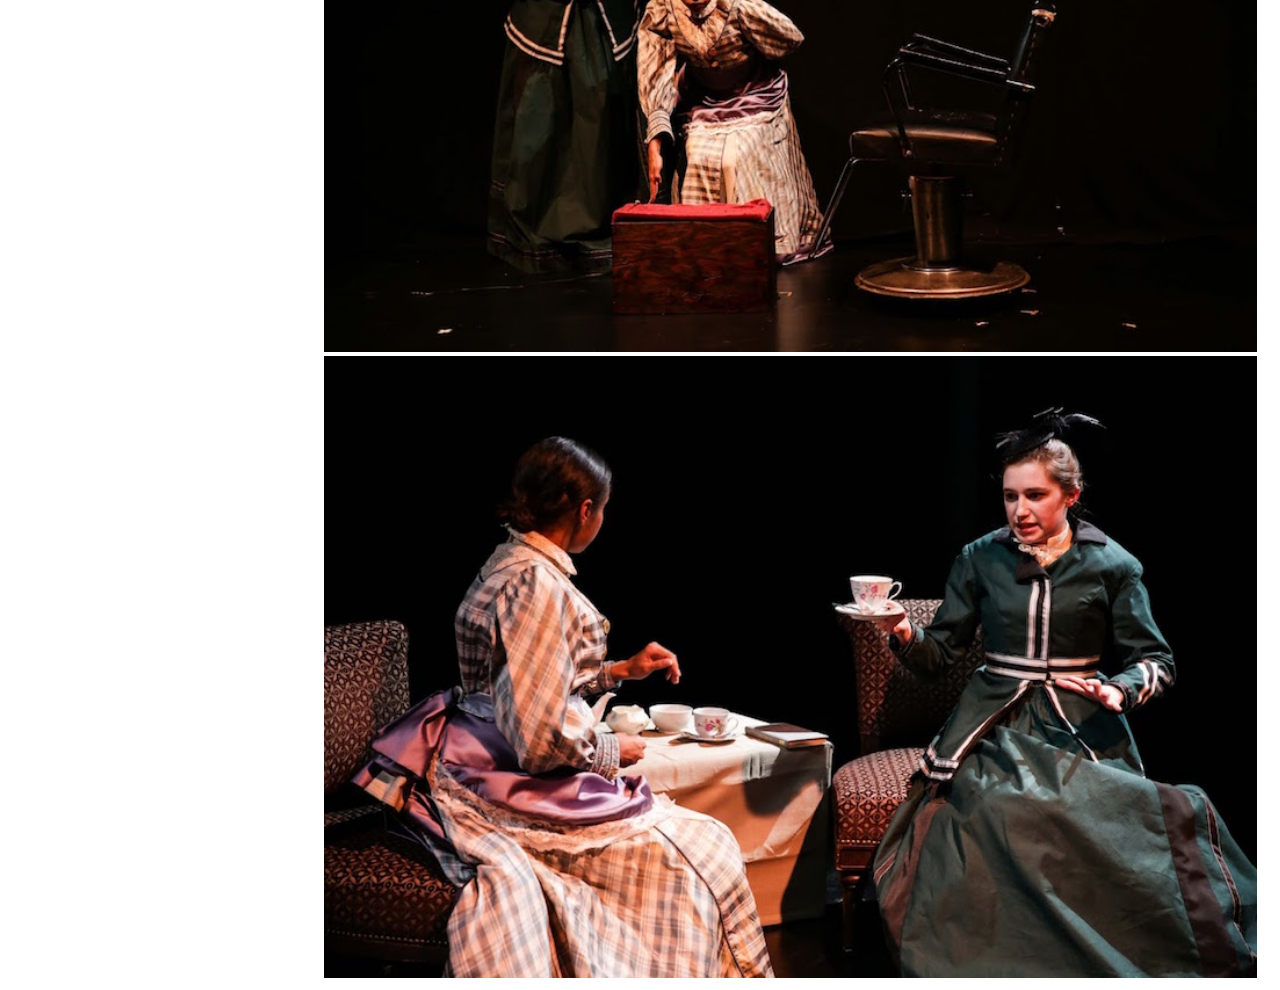
<file: photos/nsa_vibrator/index.html>
<!DOCTYPE html>
<html lang="en">

<head>
	<title>Isabel Langen</title>
	<meta name="viewport" content="width=device-width, initial-scale=1.0">
	<link rel="stylesheet" type="text/css" href="../../css/style.css">
	<link rel="stylesheet" media="screen" href="https://fontlibrary.org/face/cooper-hewitt" type="text/css"/>
</head>
<body>
<div class="row">
	<div class="col-3 menu">
	  <ul>
	    <li>
			<a href="../../index.html"><h1>Isabel Langen</h1></a>
		</li>
		<li>
			<a href="mailto:isabel.langen@gmail.com">isabel.langen@gmail.com</a> 
		</li>
		<br>
		<br>
		<li class="navlist">
			<a href="../../about/index.html">About</a>
		</li>
		<li class="navlist">
			<a href="../../resume/index.html">Resume</a>					
		</li>
		<li class="navlist">
			<a href="../../photos/index.html">Photos</a>
		</li>
		<li class="navlist">
			<a href="../../videos/index.html">Videos</a>
		</li>
	  </ul>
	</div>
	<div class="col-9">
		<h3><i>In The Next Room (or The Vibrator Play)</i> / by Sarah Ruhl / directed by Kent Gash</h3>
		<img class = "fullgallery" src="nsascenenight-1181.jpg">
		<img class = "fullgallery" src="nsascenenight-1162.jpg">
		<img class = "fullgallery" src="nsascenenight-1185.jpg">
		<img class = "fullgallery" src="nsascenenight-1167.jpg">

	</div>
</body>

</html>
</file>
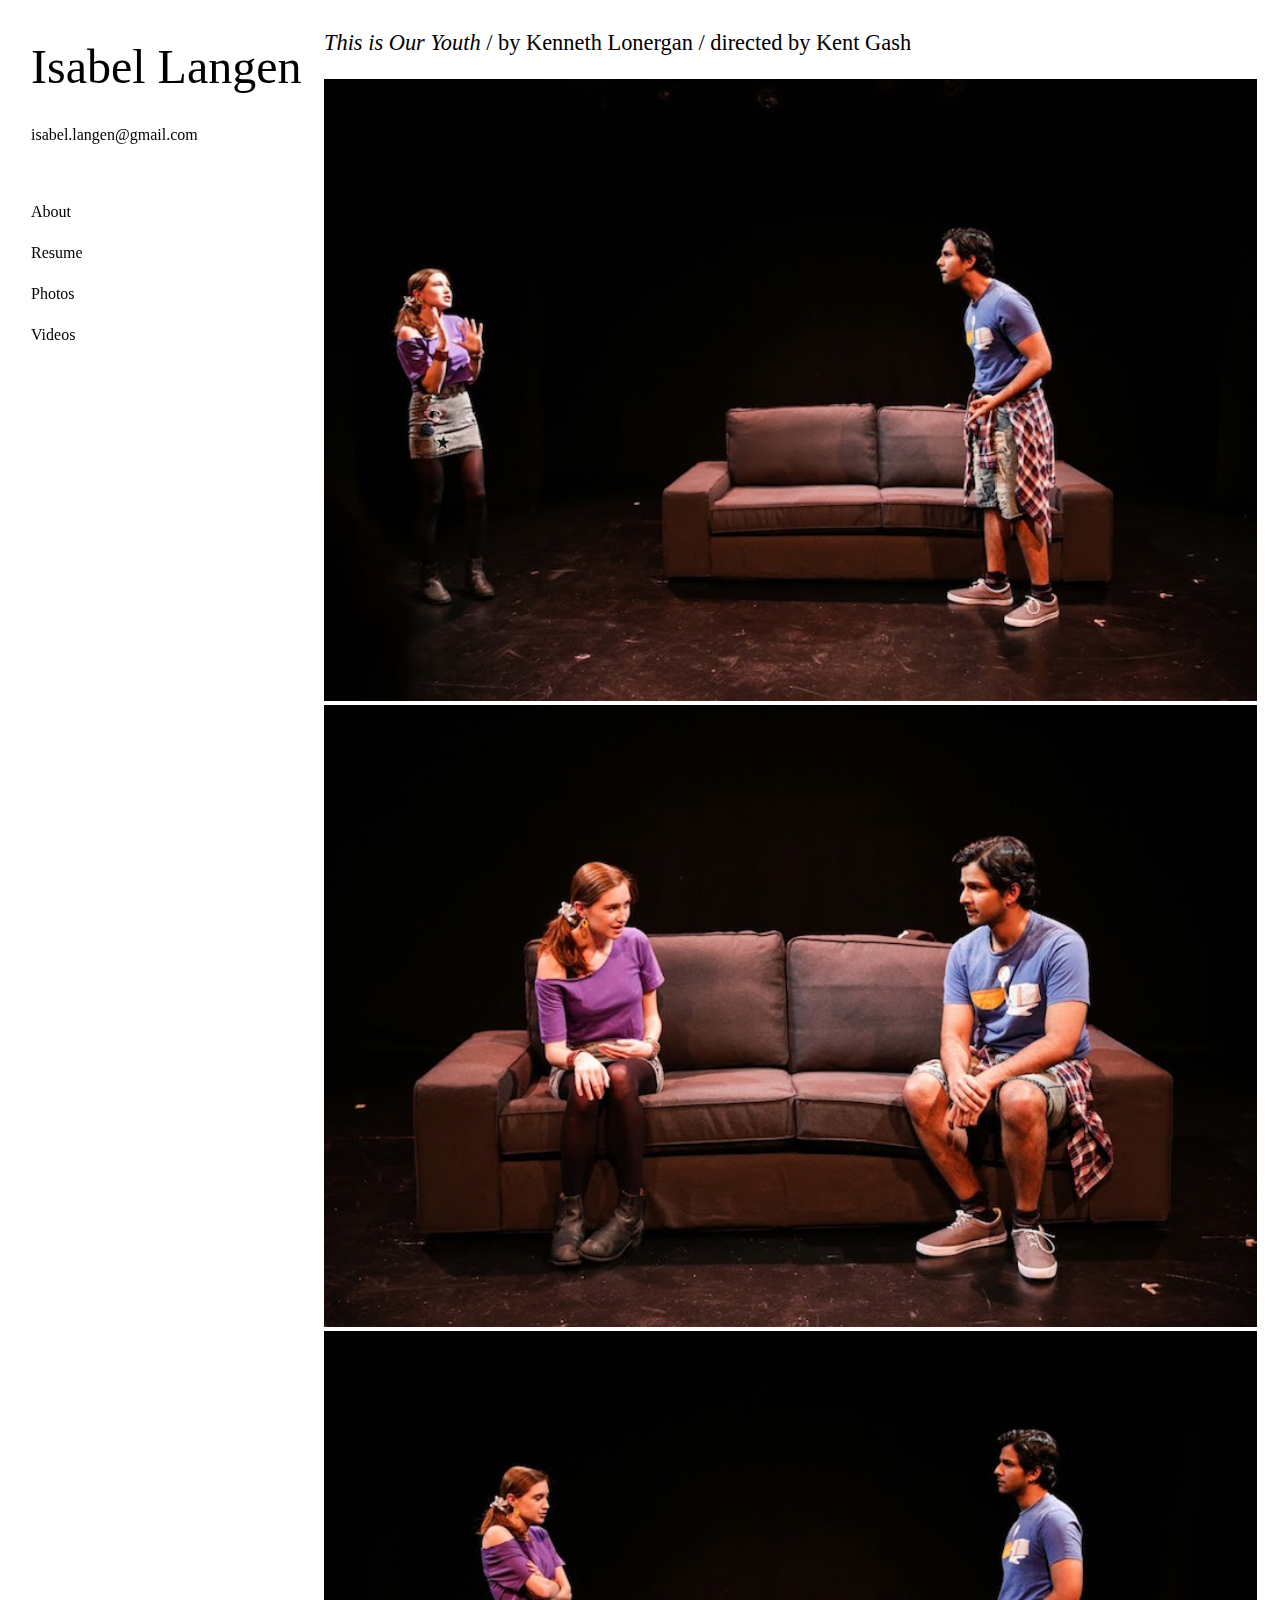
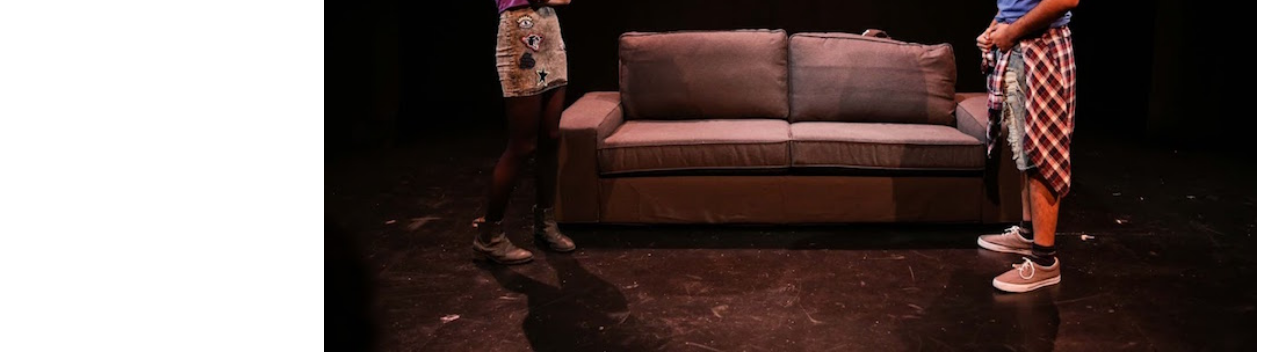
<file: photos/nsa_youth/index.html>
<!DOCTYPE html>
<html lang="en">

<head>
	<title>Isabel Langen</title>
	<meta name="viewport" content="width=device-width, initial-scale=1.0">
	<link rel="stylesheet" type="text/css" href="../../css/style.css">
	<link rel="stylesheet" media="screen" href="https://fontlibrary.org/face/cooper-hewitt" type="text/css"/>
</head>
<body>
<div class="row">
	<div class="col-3 menu">
	  <ul>
	    <li>
			<a href="../../index.html"><h1>Isabel Langen</h1></a>
		</li>
		<li>
			<a href="mailto:isabel.langen@gmail.com">isabel.langen@gmail.com</a> 
		</li>
		<br>
		<br>
		<li class="navlist">
			<a href="../../about/index.html">About</a>
		</li>
		<li class="navlist">
			<a href="../../resume/index.html">Resume</a>					
		</li>
		<li class="navlist">
			<a href="../../photos/index.html">Photos</a>
		</li>
		<li class="navlist">
			<a href="../../videos/index.html">Videos</a>
		</li>
	  </ul>
	</div>
	<div class="col-9">
		<h3><i>This is Our Youth</i> / by Kenneth Lonergan / directed by Kent Gash</h3>
		<img class = "fullgallery" src="nsascenenight-1002.jpg">
		<img class = "fullgallery" src="nsascenenight-0999.jpg">
		<img class = "fullgallery" src="nsascenenight-0988.jpg">
	</div>
</body>

</html>
</file>
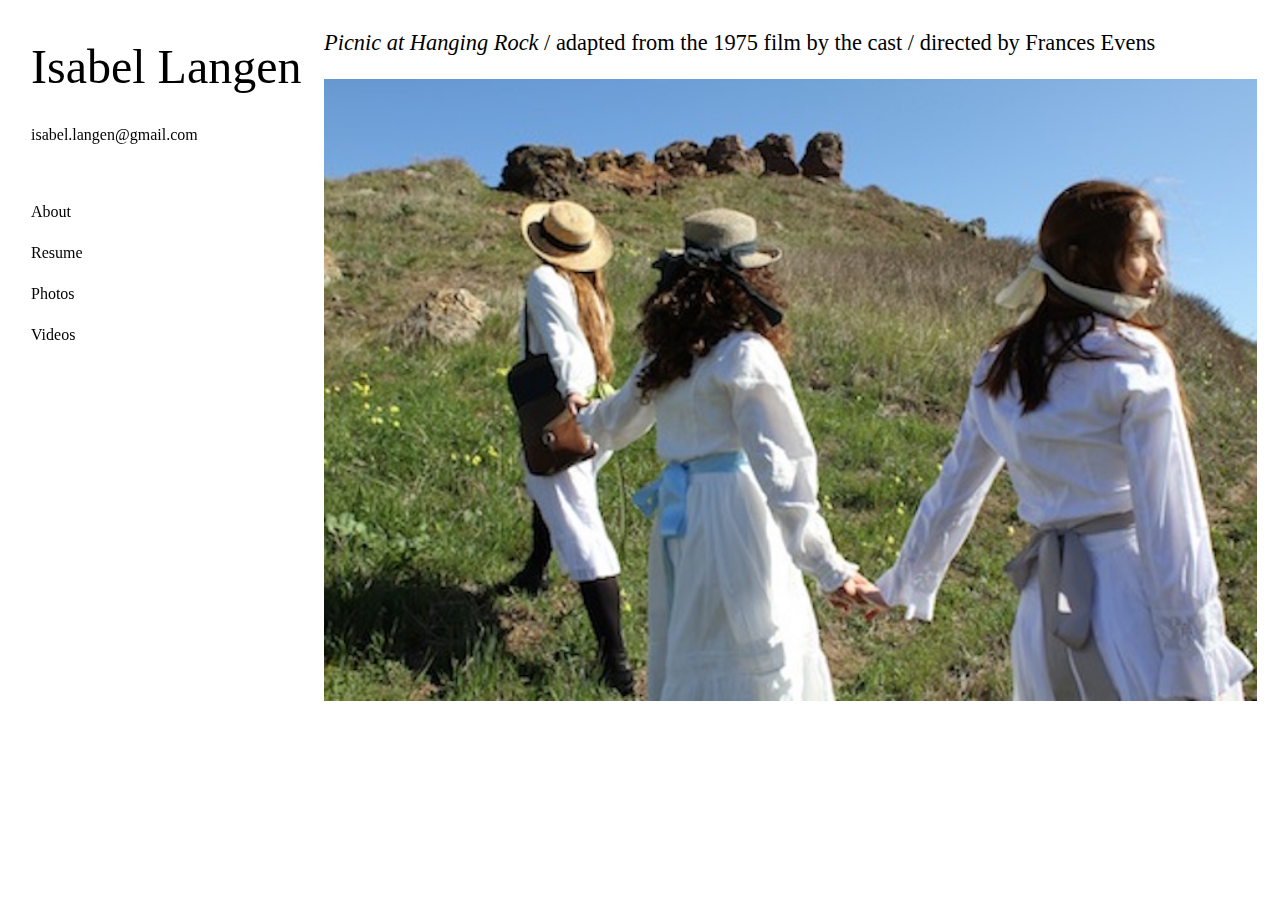
<file: photos/picnic/index.html>
<!DOCTYPE html>
<html lang="en">

<head>
	<title>Isabel Langen</title>
	<meta name="viewport" content="width=device-width, initial-scale=1.0">
	<link rel="stylesheet" type="text/css" href="../../css/style.css">
	<link rel="stylesheet" media="screen" href="https://fontlibrary.org/face/cooper-hewitt" type="text/css"/>
</head>
<body>
<div class="row">
	<div class="col-3 menu">
	  <ul>
	    <li>
			<a href="../../index.html"><h1>Isabel Langen</h1></a>
		</li>
		<li>
			<a href="mailto:isabel.langen@gmail.com">isabel.langen@gmail.com</a> 
		</li>
		<br>
		<br>
		<li class="navlist">
			<a href="../../about/index.html">About</a>
		</li>
		<li class="navlist">
			<a href="../../resume/index.html">Resume</a>					
		</li>
		<li class="navlist">
			<a href="../../photos/index.html">Photos</a>
		</li>
		<li class="navlist">
			<a href="../../videos/index.html">Videos</a>
		</li>
	  </ul>
	</div>
	<div class="col-9">
		<h3><i>Picnic at Hanging Rock</i> / adapted from the 1975 film by the cast / directed by Frances Evens</h3>
		<img class = "fullgallery" src="Picnic2.JPG">
	</div>
</body>

</html>
</file>
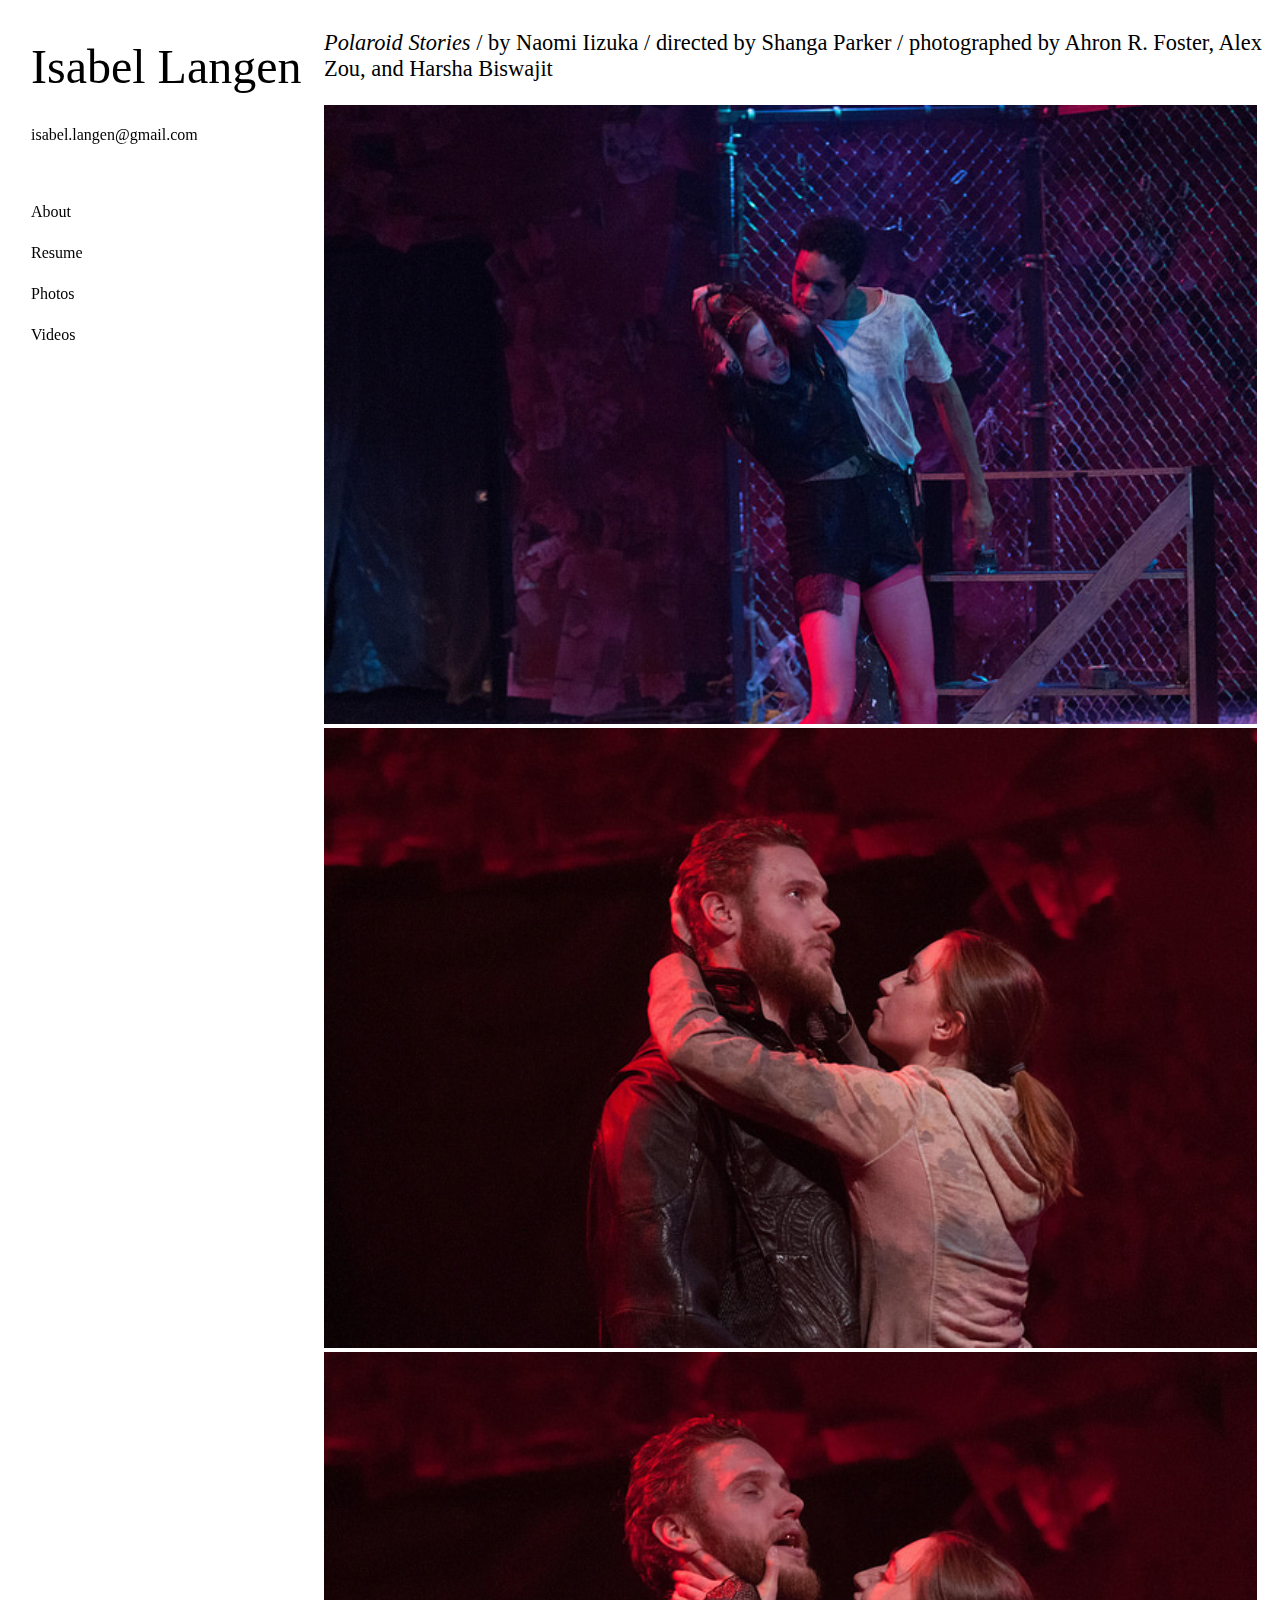
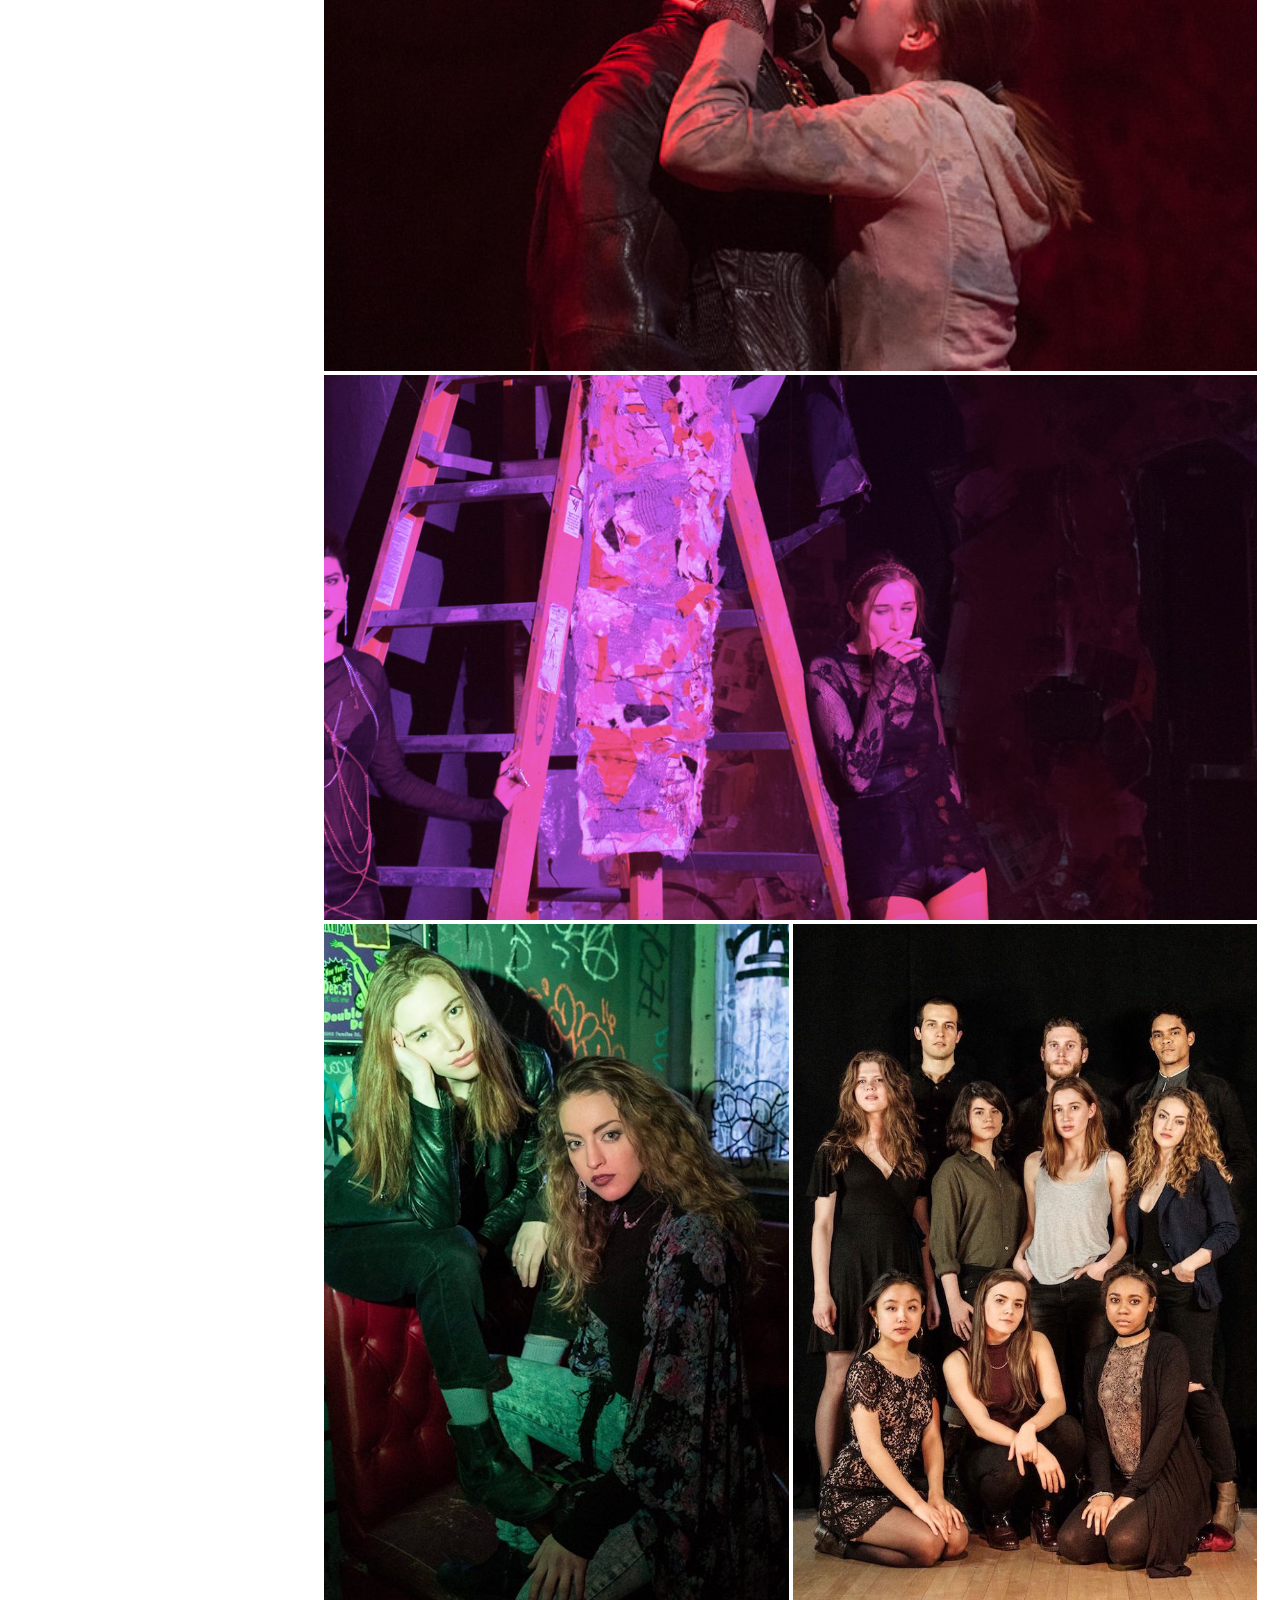
<file: photos/polaroid/index.html>
<!DOCTYPE html>
<html lang="en">

<head>
	<title>Isabel Langen</title>
	<meta name="viewport" content="width=device-width, initial-scale=1.0">
	<link rel="stylesheet" type="text/css" href="../../css/style.css">
	<link rel="stylesheet" media="screen" href="https://fontlibrary.org/face/cooper-hewitt" type="text/css"/>
</head>
<body>
<div class="row">
	<div class="col-3 menu">
	  <ul>
	    <li>
			<a href="../../index.html"><h1>Isabel Langen</h1></a>
		</li>
		<li>
			<a href="mailto:isabel.langen@gmail.com">isabel.langen@gmail.com</a> 
		</li>
		<br>
		<br>
		<li class="navlist">
			<a href="../../about/index.html">About</a>
		</li>
		<li class="navlist">
			<a href="../../resume/index.html">Resume</a>					
		</li>
		<li class="navlist">
			<a href="../../photos/index.html">Photos</a>
		</li>
		<li class="navlist">
			<a href="../../videos/index.html">Videos</a>
		</li>
	  </ul>
	</div>
	<div class="col-9">
		<h3><i>Polaroid Stories</i> / by Naomi Iizuka / directed by Shanga Parker / photographed by Ahron R. Foster, Alex Zou, and Harsha Biswajit</h3>
		<img class = "fullgallery" src="33026843413_affbdbc6f6_z.jpg">
		<img class = "fullgallery" src="33455826000_963909067f_z.jpg">
		<img class = "fullgallery" src="33455826510_9c29b079e4_z.jpg">
		<img class = "fullgallery" src="ladder.png">
		<img class = "halfgallery" src="17498743_10155101098414919_764852253411831532_n.jpg">
		<img class = "halfgallery" src="cast.jpeg">
	</div>
</body>

</html>
</file>
<file: css/style.css>
* {
    box-sizing: border-box;
}
.row::after {
    content: "";
    clear: both;
    display: table;
}

[class*="col-"] {
    float: left;
    padding: 0;
}
.col-1 {width: 8.33%;}
.col-2 {width: 16.66%;}
.col-3 {width: 25%;}
.col-4 {width: 33.33%;}
.col-5 {width: 41.66%;}
.col-6 {width: 50%;}
.col-7 {width: 58.33%;}
.col-8 {width: 66.66%;}
.col-9 {width: 75%;}
.col-10 {width: 83.33%;}
.col-11 {width: 91.66%;}
.col-12 {width: 100%;}

img.main{
	padding-left: 15%;
	max-width: 100%;
}

.row ul, p {padding: 15px;}
.menu {
	position: fixed;
}
.menu ~ .col-9 {
	margin-left: 25%;
}
.menu ul {
    list-style-type: none;
    margin: 0;
}
.menu li {
    padding: 8px;
    margin-bottom: 7px;
}

p{
	color: black;
	font-family: 'CooperHewittBook';
	font-size: 16px;
	line-height: 1.8em;
}
h1{
	margin: 0;
    padding: 0;
	line-height: 1.5em;
	font-size: 3em;
	font-family: 'CooperHewittLight'; 
	font-weight: normal; 
	font-style: normal; 
}
h2{
	font-size:2em; 
	font-family: 'CooperHewittLight'; 
	font-weight: normal; 
	font-style: normal; 
}
h3{
	font-size:1.4em; 
	font-family: 'CooperHewittLight'; 
	font-weight: normal; 
	font-style: normal; 
}
a{
	text-decoration: none;
	font-family: 'CooperHewittBook';
	font-size: 16px;
}
a:link{
	color: black;
}
a:visited{
	color: black;
}
a:hover{
	color: #737664;
	transition: .2s;
}
a:active{
	color: #b3e7e2;
	transition: 0s;
}
img.aboutImage2{
	width: 64.5833333335%;
	%;
	padding-bottom: 10px;
	float: right;
}
img.aboutImage1{
	width:  35.4166666668%;
	padding-bottom: 10px;
}
figure{
	margin: 0;
	display: inline-block;
	float: left;
  	width: 33.33%;
  	font-size: smaller;
  	padding: 0.2em;
}
figure:hover{
	opacity: .85;
	transition: .5s;
}
figcaption{
	font-size: 1.3em;
	text-align: left;
}
img.scaled{
	width: 100%;
}

img.fullgallery{
	width: 98.4%
}
img.halfgallery{
	width: 49%;
}

video{
	padding-left: 5px;
}
@media only screen and (max-width: 805px) {
    /* For mobile phones: */
    [class*="col-"] {
        width: 100%;
		padding: 0;
    }
    .menu li{
    	display: inline;
    	padding-left: 0px;
    	padding-right: 0px;
    	text-align: left;
    }
    .menu {
	position: inherit;
    }
    .menu ~ .col-9 {
	margin-left: 0;
    }
    li.navlist{
   		padding-right: 15px;
    }
    figure{
  		width: 50%;
  	}
  	img.fullgallery{
		width: 100%
	}
	img.halfgallery{
		width: 49.3%;
	}
	.col-3{
		background-color: white;
		padding-top: 0;
		margin-top: 0;
		z-index: 100;
	}
	.col-9 {
		margin-left: 0;
	}
	.row ul, p, h3 {padding: 5px;}
	
	img.main{
		padding-left: 0;
		min-width: 100%;
	}
	* {
    	margin: 0;
	}
	#resume{
		height: 400px;
	}
	video{
		width: 100%;
		height: 100%;
		padding-left: 0px;
	}
}
</file>
